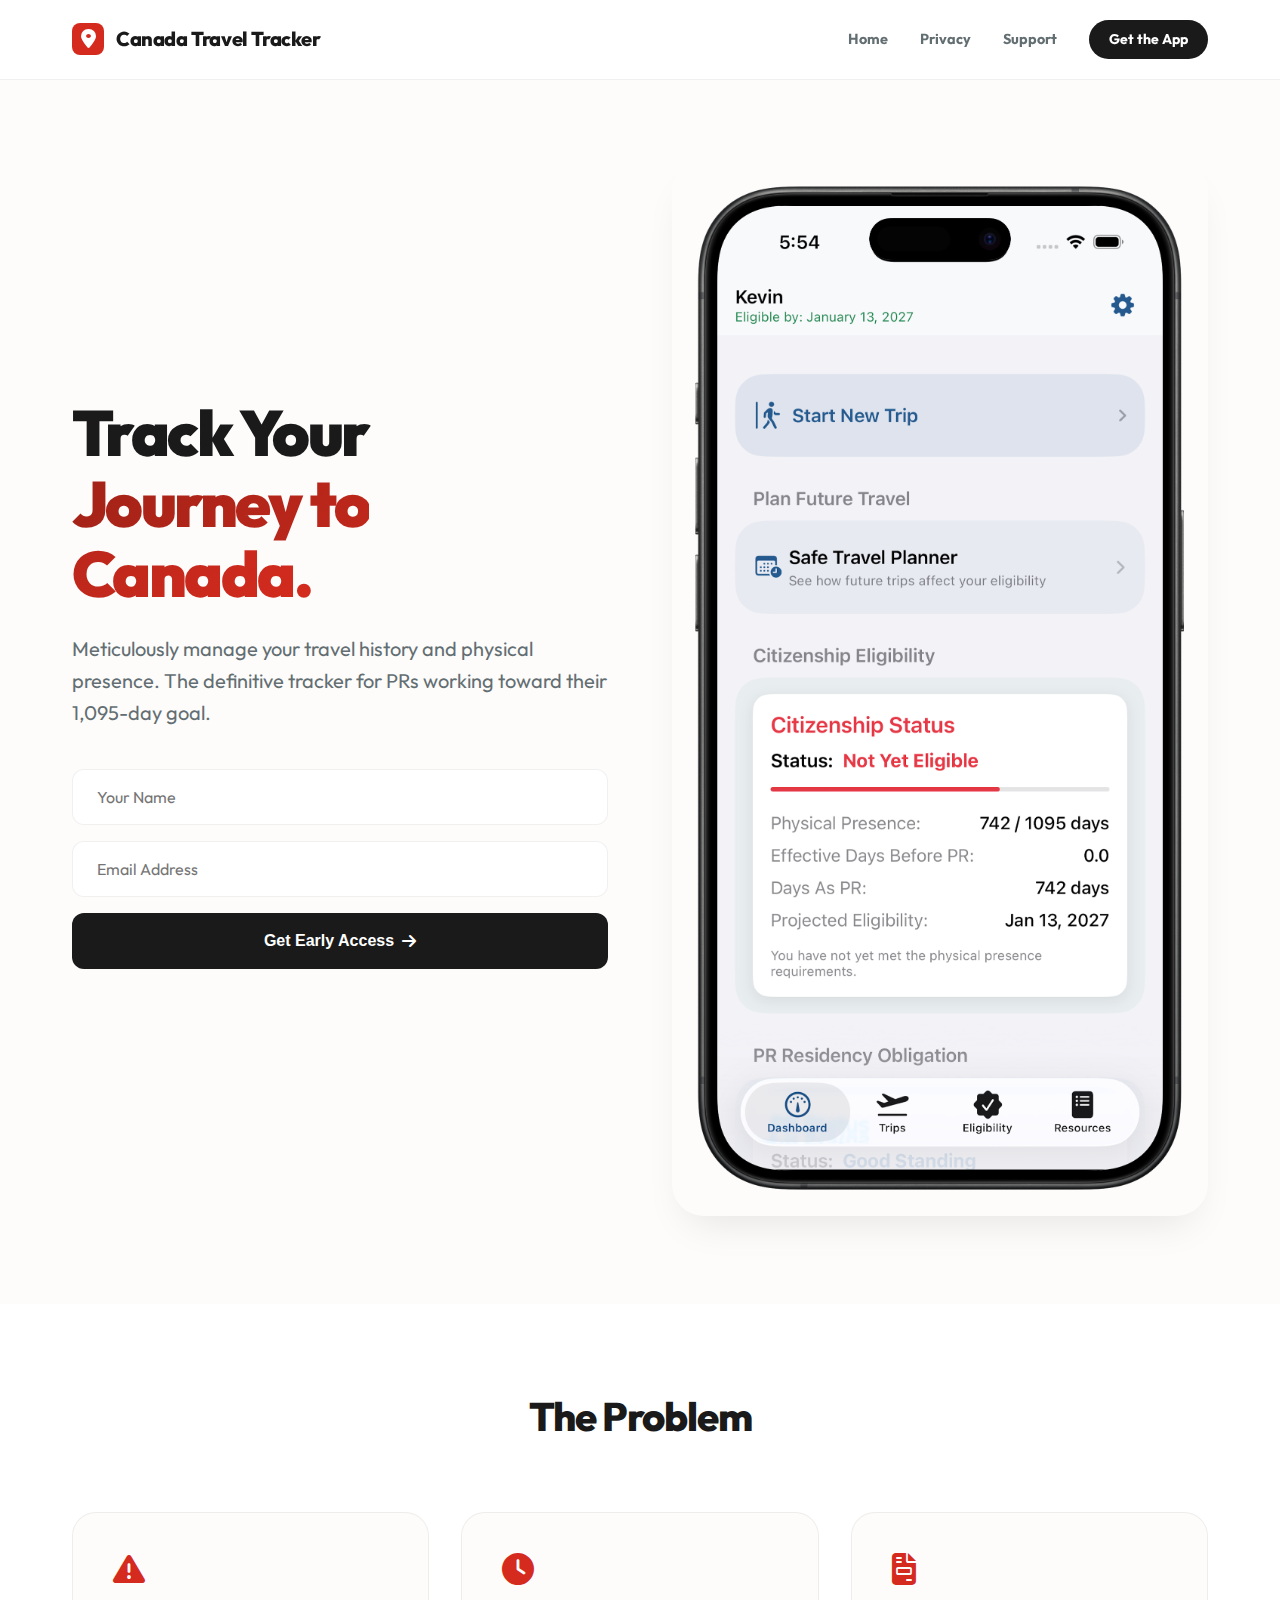
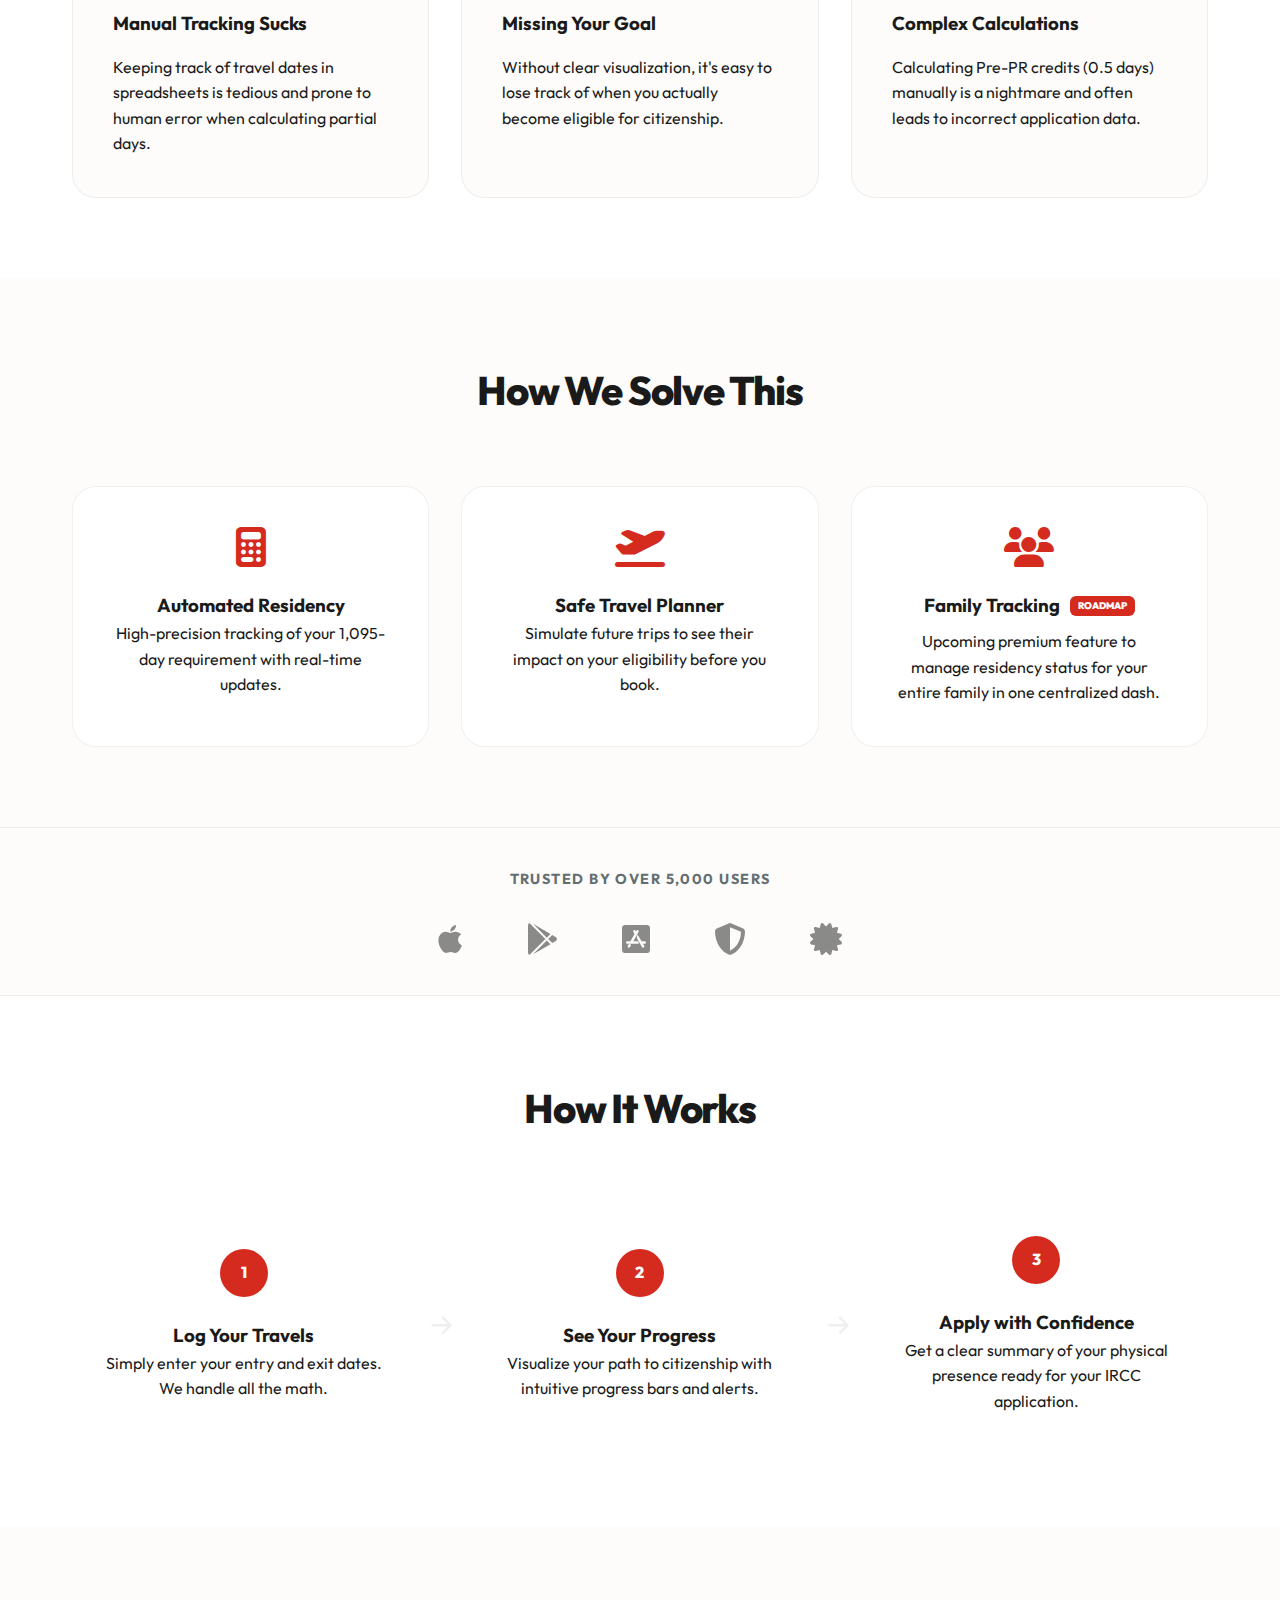
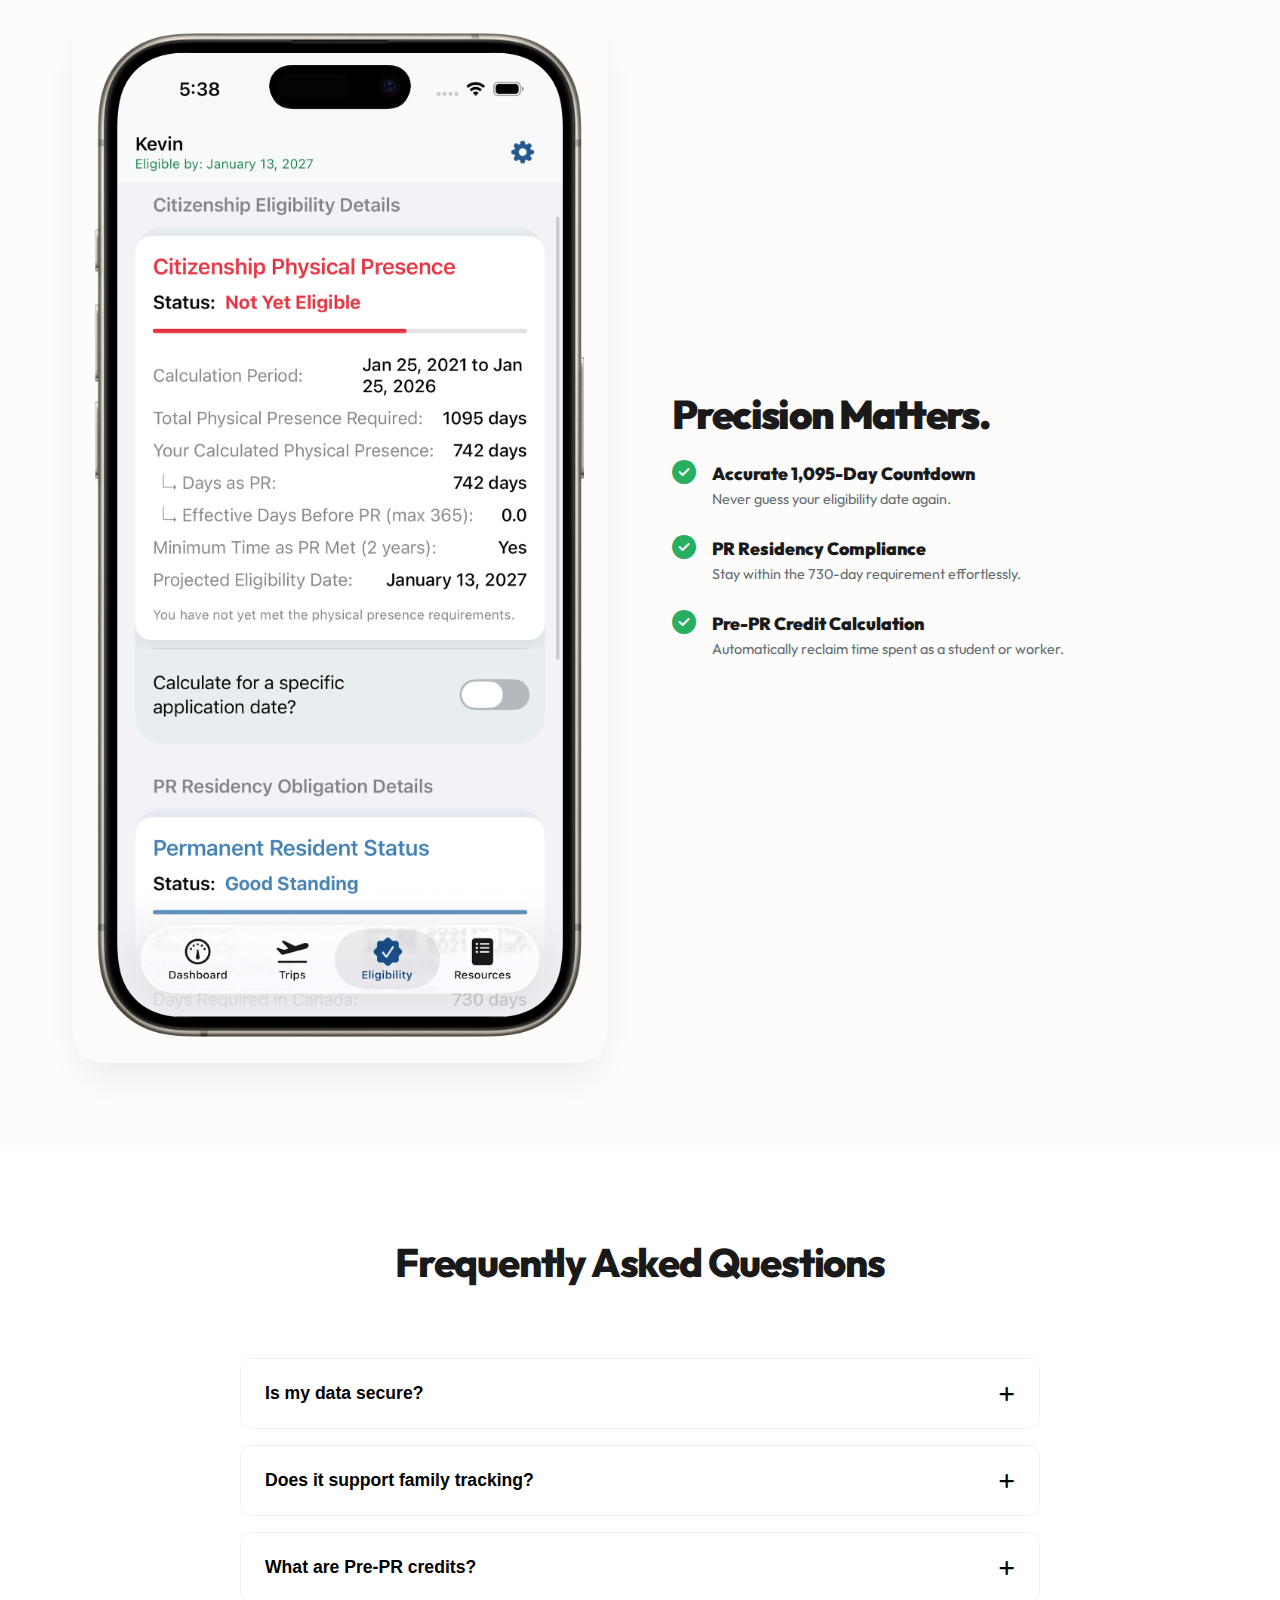
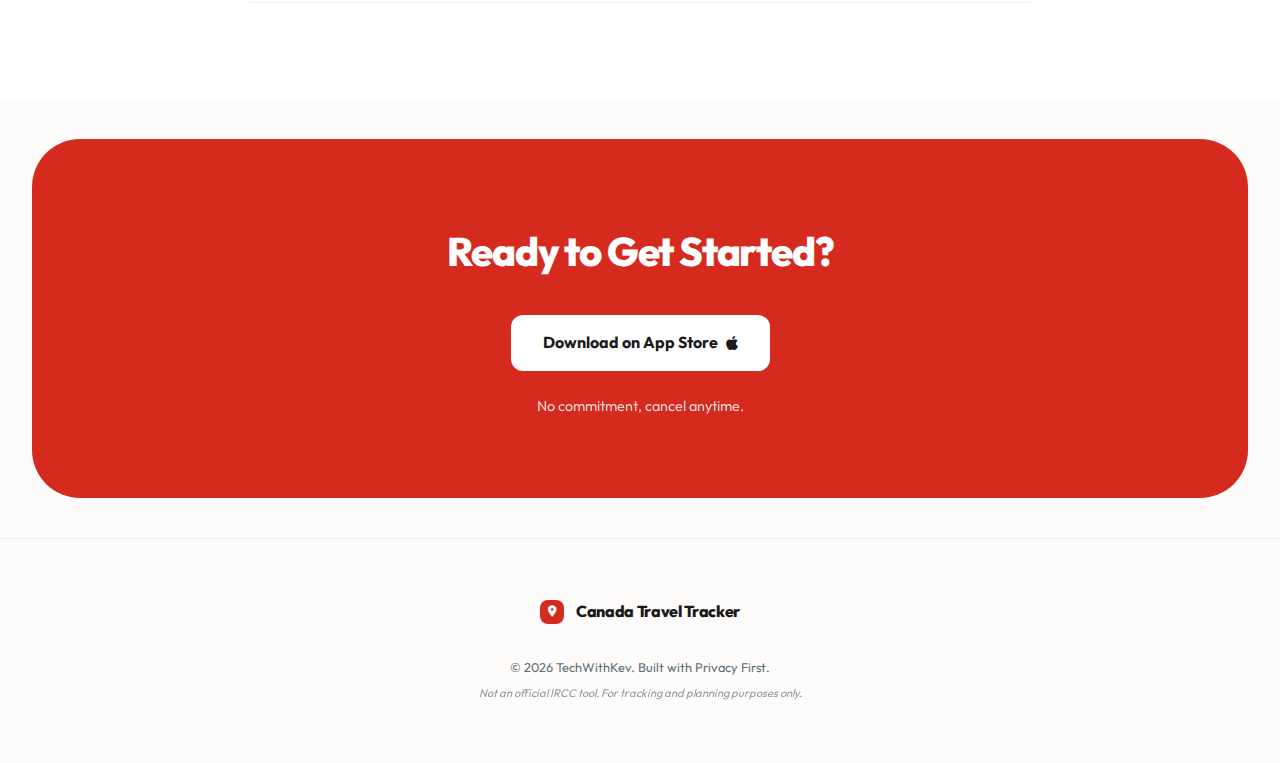
<file: index.html>
<!DOCTYPE html>
<html lang="en">

<head>
    <meta charset="UTF-8">
    <meta name="viewport" content="width=device-width, initial-scale=1.0">
    <title>Canada Travel Tracker - Your Path to Canadian Citizenship</title>
    <meta name="description"
        content="Meticulously track your physical presence in Canada. The definitive tool for Permanent Residents to monitor 1,095-day citizenship eligibility and PR obligations.">

    <!-- Fonts -->
    <link rel="preconnect" href="https://fonts.googleapis.com">
    <link rel="preconnect" href="https://fonts.gstatic.com" crossorigin>
    <link href="https://fonts.googleapis.com/css2?family=Outfit:wght@400;600;700;800;900&display=swap" rel="stylesheet">

    <!-- Icons -->
    <link rel="stylesheet" href="https://cdnjs.cloudflare.com/ajax/libs/font-awesome/6.4.0/css/all.min.css">

    <!-- Styles -->
    <link rel="stylesheet" href="index.css">
</head>

<body>

    <header>
        <div class="container">
            <a href="#" class="logo">
                <div class="logo-icon">
                    <i class="fas fa-map-marker-alt"></i>
                </div>
                Canada Travel Tracker
            </a>
            <div class="nav-links">
                <a href="index.html" class="nav-link">Home</a>
                <a href="privacy.html" class="nav-link">Privacy</a>
                <a href="support.html" class="nav-link">Support</a>
                <a href="index.html#download" id="nav-cta-button"
                    class="bg-charcoal text-white px-4 md:px-5 py-2 rounded-full text-xs md:text-sm font-bold hover:bg-black transition-all">
                    Get the App
                </a>
            </div>
        </div>
    </header>

    <section class="hero animate">
        <div class="container">
            <div class="hero-content">
                <h1 class="hero-headline">Track Your <br><span class="gradient-text">Journey to Canada.</span></h1>
                <p class="hero-subheading">Meticulously manage your travel history and physical presence. The definitive
                    tracker for PRs working toward their 1,095-day goal.</p>

                <form class="hero-form" id="hero-form" action="https://formspree.io/f/mgolkllq" method="POST">
                    <div class="input-group">
                        <input type="text" name="name" placeholder="Your Name" required>
                    </div>
                    <div class="input-group">
                        <input type="email" name="email" placeholder="Email Address" required>
                    </div>
                    <button type="submit" class="cta-button" id="hero-submit-btn">
                        Get Early Access <i class="fas fa-arrow-right"></i>
                    </button>
                    <div id="hero-status"
                        style="display: none; font-size: 0.9rem; font-weight: 700; color: #27AE60; margin-top: 1rem;">
                    </div>
                </form>
            </div>
            <div class="hero-image">
                <img src="assets/images/hero_mockup-portrait.png" alt="Canada Travel Tracker Dashboard Mockup">
            </div>
        </div>
    </section>

    <section class="the-problem bg-white animate">
        <div class="container">
            <div class="section-header">
                <h2 class="section-title">The Problem</h2>
            </div>
            <div class="problem-grid">
                <div class="pain-point">
                    <i class="fas fa-exclamation-triangle"></i>
                    <h3>Manual Tracking Sucks</h3>
                    <p>Keeping track of travel dates in spreadsheets is tedious and prone to human error when
                        calculating partial days.</p>
                </div>
                <div class="pain-point">
                    <i class="fas fa-clock"></i>
                    <h3>Missing Your Goal</h3>
                    <p>Without clear visualization, it's easy to lose track of when you actually become eligible for
                        citizenship.</p>
                </div>
                <div class="pain-point">
                    <i class="fas fa-file-invoice"></i>
                    <h3>Complex Calculations</h3>
                    <p>Calculating Pre-PR credits (0.5 days) manually is a nightmare and often leads to incorrect
                        application data.</p>
                </div>
            </div>
        </div>
    </section>

    <section class="how-it-solves animate">
        <div class="container">
            <div class="section-header">
                <h2 class="section-title">How We Solve This</h2>
            </div>
            <div class="solve-grid">
                <div class="feature-box">
                    <i class="fas fa-calculator"></i>
                    <h3>Automated Residency</h3>
                    <p>High-precision tracking of your 1,095-day requirement with real-time updates.</p>
                </div>
                <div class="feature-box">
                    <i class="fas fa-plane-departure"></i>
                    <h3>Safe Travel Planner</h3>
                    <p>Simulate future trips to see their impact on your eligibility before you book.</p>
                </div>
                <div class="feature-box">
                    <i class="fas fa-users"></i>
                    <div
                        style="display: flex; align-items: center; justify-content: center; gap: 0.6rem; margin-bottom: 0.5rem;">
                        <h3 style="margin-bottom: 0;">Family Tracking</h3>
                        <span
                            style="font-size: 0.6rem; background: var(--primary); color: white; padding: 2px 8px; border-radius: 6px; font-weight: 900; text-transform: uppercase;">Roadmap</span>
                    </div>
                    <p>Upcoming premium feature to manage residency status for your entire family in one centralized
                        dash.</p>
                </div>
            </div>
        </div>
    </section>

    <div class="trusted-by">
        <div class="container">
            <p>Trusted by over 5,000 users</p>
            <div class="logo-cloud">
                <i class="fab fa-apple"></i>
                <i class="fab fa-google-play"></i>
                <i class="fab fa-app-store-ios"></i>
                <i class="fas fa-shield-halved"></i>
                <i class="fas fa-certificate"></i>
            </div>
        </div>
    </div>

    <section class="how-it-works bg-white animate">
        <div class="container">
            <div class="section-header">
                <h2 class="section-title">How It Works</h2>
            </div>
            <div class="how-it-works-grid">
                <div class="step">
                    <div class="step-number">1</div>
                    <h3>Log Your Travels</h3>
                    <p>Simply enter your entry and exit dates. We handle all the math.</p>
                </div>
                <div class="step-connector">
                    <i class="fas fa-arrow-right"></i>
                </div>
                <div class="step">
                    <div class="step-number">2</div>
                    <h3>See Your Progress</h3>
                    <p>Visualize your path to citizenship with intuitive progress bars and alerts.</p>
                </div>
                <div class="step-connector">
                    <i class="fas fa-arrow-right"></i>
                </div>
                <div class="step">
                    <div class="step-number">3</div>
                    <h3>Apply with Confidence</h3>
                    <p>Get a clear summary of your physical presence ready for your IRCC application.</p>
                </div>
            </div>
        </div>
    </section>

    <section class="feature-detail animate">
        <div class="container">
            <div class="detail-image">
                <img src="assets/images/mockup_eligibility-portrait.png" alt="Safe Travel Planner Mockup">
            </div>
            <div class="detail-content">
                <h2 class="hero-headline" style="font-size: 2.5rem;">Precision Matters.</h2>
                <ul class="benefits-list">
                    <li class="benefit-item">
                        <i class="fas fa-check-circle"></i>
                        <div>
                            <strong>Accurate 1,095-Day Countdown</strong>
                            <p style="font-size: 0.9rem; color: var(--text-muted); font-weight: normal;">Never guess
                                your eligibility date again.</p>
                        </div>
                    </li>
                    <li class="benefit-item">
                        <i class="fas fa-check-circle"></i>
                        <div>
                            <strong>PR Residency Compliance</strong>
                            <p style="font-size: 0.9rem; color: var(--text-muted); font-weight: normal;">Stay within the
                                730-day requirement effortlessly.</p>
                        </div>
                    </li>
                    <li class="benefit-item">
                        <i class="fas fa-check-circle"></i>
                        <div>
                            <strong>Pre-PR Credit Calculation</strong>
                            <p style="font-size: 0.9rem; color: var(--text-muted); font-weight: normal;">Automatically
                                reclaim time spent as a student or worker.</p>
                        </div>
                    </li>
                </ul>
            </div>
        </div>
    </section>

    <section class="faq bg-white animate">
        <div class="container">
            <div class="section-header">
                <h2 class="section-title">Frequently Asked Questions</h2>
            </div>
            <div class="faq-list">
                <div class="faq-item">
                    <button class="faq-question">Is my data secure? <i class="fas fa-plus"></i></button>
                    <div class="faq-answer">
                        Yes. All your data is stored locally on your device using SwiftData. We never upload your
                        personal travel history to our servers.
                    </div>
                </div>
                <div class="faq-item">
                    <button class="faq-question">Does it support family tracking? <i class="fas fa-plus"></i></button>
                    <div class="faq-answer">
                        Family tracking is currently on our product roadmap as a premium feature. We are working on
                        multi-profile support to allow you to track your entire family's residency status within the
                        same app.
                    </div>
                </div>
                <div class="faq-item">
                    <button class="faq-question">What are Pre-PR credits? <i class="fas fa-plus"></i></button>
                    <div class="faq-answer">
                        If you spent time in Canada as a student or worker before becoming a PR, those days can count as
                        half-days toward your citizenship requirement.
                    </div>
                </div>
            </div>
        </div>
    </section>

    <section class="final-cta">
        <div class="container">
            <h2 class="section-title" style="color: white; margin-bottom: 2rem;">Ready to Get Started?</h2>
            <a href="#" class="cta-button">Download on App Store <i class="fab fa-apple"></i></a>
            <p style="margin-top: 1.5rem; font-size: 0.9rem; opacity: 0.8;">No commitment, cancel anytime.</p>
        </div>
    </section>

    <footer>
        <div class="container" style="justify-content: center; gap: 1rem; flex-wrap: wrap;">
            <a href="#" class="logo" style="font-size: 1rem;">
                <div class="logo-icon" style="width: 24px; height: 24px;">
                    <i class="fas fa-map-marker-alt" style="font-size: 0.7rem;"></i>
                </div>
                Canada Travel Tracker
            </a>
        </div>
        <div class="container"
            style="margin-top: 2rem; justify-content: center; flex-direction: column; align-items: center; gap: 0.5rem;">
            <p style="font-size: 0.8rem; color: var(--text-muted);">© 2026 TechWithKev. Built with Privacy First.</p>
            <p style="font-size: 0.7rem; color: var(--text-muted); opacity: 0.7; font-style: italic;">Not an official
                IRCC tool. For tracking and planning purposes only.</p>
        </div>
    </footer>

    <script>
        // FAQ Accordion
        document.querySelectorAll('.faq-question').forEach(button => {
            button.addEventListener('click', () => {
                const faqItem = button.parentElement;
                faqItem.classList.toggle('active');

                const icon = button.querySelector('i');
                if (faqItem.classList.contains('active')) {
                    icon.className = 'fas fa-minus';
                } else {
                    icon.className = 'fas fa-plus';
                }
            });
        });

        // Hero Form Submission
        const heroForm = document.getElementById("hero-form");
        const heroStatus = document.getElementById("hero-status");
        const heroBtn = document.getElementById("hero-submit-btn");

        async function handleHeroSubmit(event) {
            event.preventDefault();
            heroBtn.disabled = true;
            heroBtn.innerHTML = 'Sending... <i class="fas fa-circle-notch fa-spin"></i>';

            const data = new FormData(event.target);
            fetch(event.target.action, {
                method: heroForm.method,
                body: data,
                headers: { 'Accept': 'application/json' }
            }).then(response => {
                if (response.ok) {
                    heroStatus.innerHTML = "Success! We'll keep you updated.";
                    heroStatus.style.display = "block";
                    heroForm.reset();
                    heroBtn.style.display = "none";
                } else {
                    heroStatus.innerHTML = "Oops! Something went wrong.";
                    heroStatus.style.color = "#D52B1E";
                    heroStatus.style.display = "block";
                    heroBtn.disabled = false;
                    heroBtn.innerHTML = 'Get Early Access <i class="fas fa-arrow-right"></i>';
                }
            }).catch(error => {
                heroStatus.innerHTML = "Oops! Something went wrong.";
                heroStatus.style.color = "#D52B1E";
                heroStatus.style.display = "block";
                heroBtn.disabled = false;
                heroBtn.innerHTML = 'Get Early Access <i class="fas fa-arrow-right"></i>';
            });
        }
        if (heroForm) heroForm.addEventListener("submit", handleHeroSubmit);
    </script>
</body>

</html>
</file>
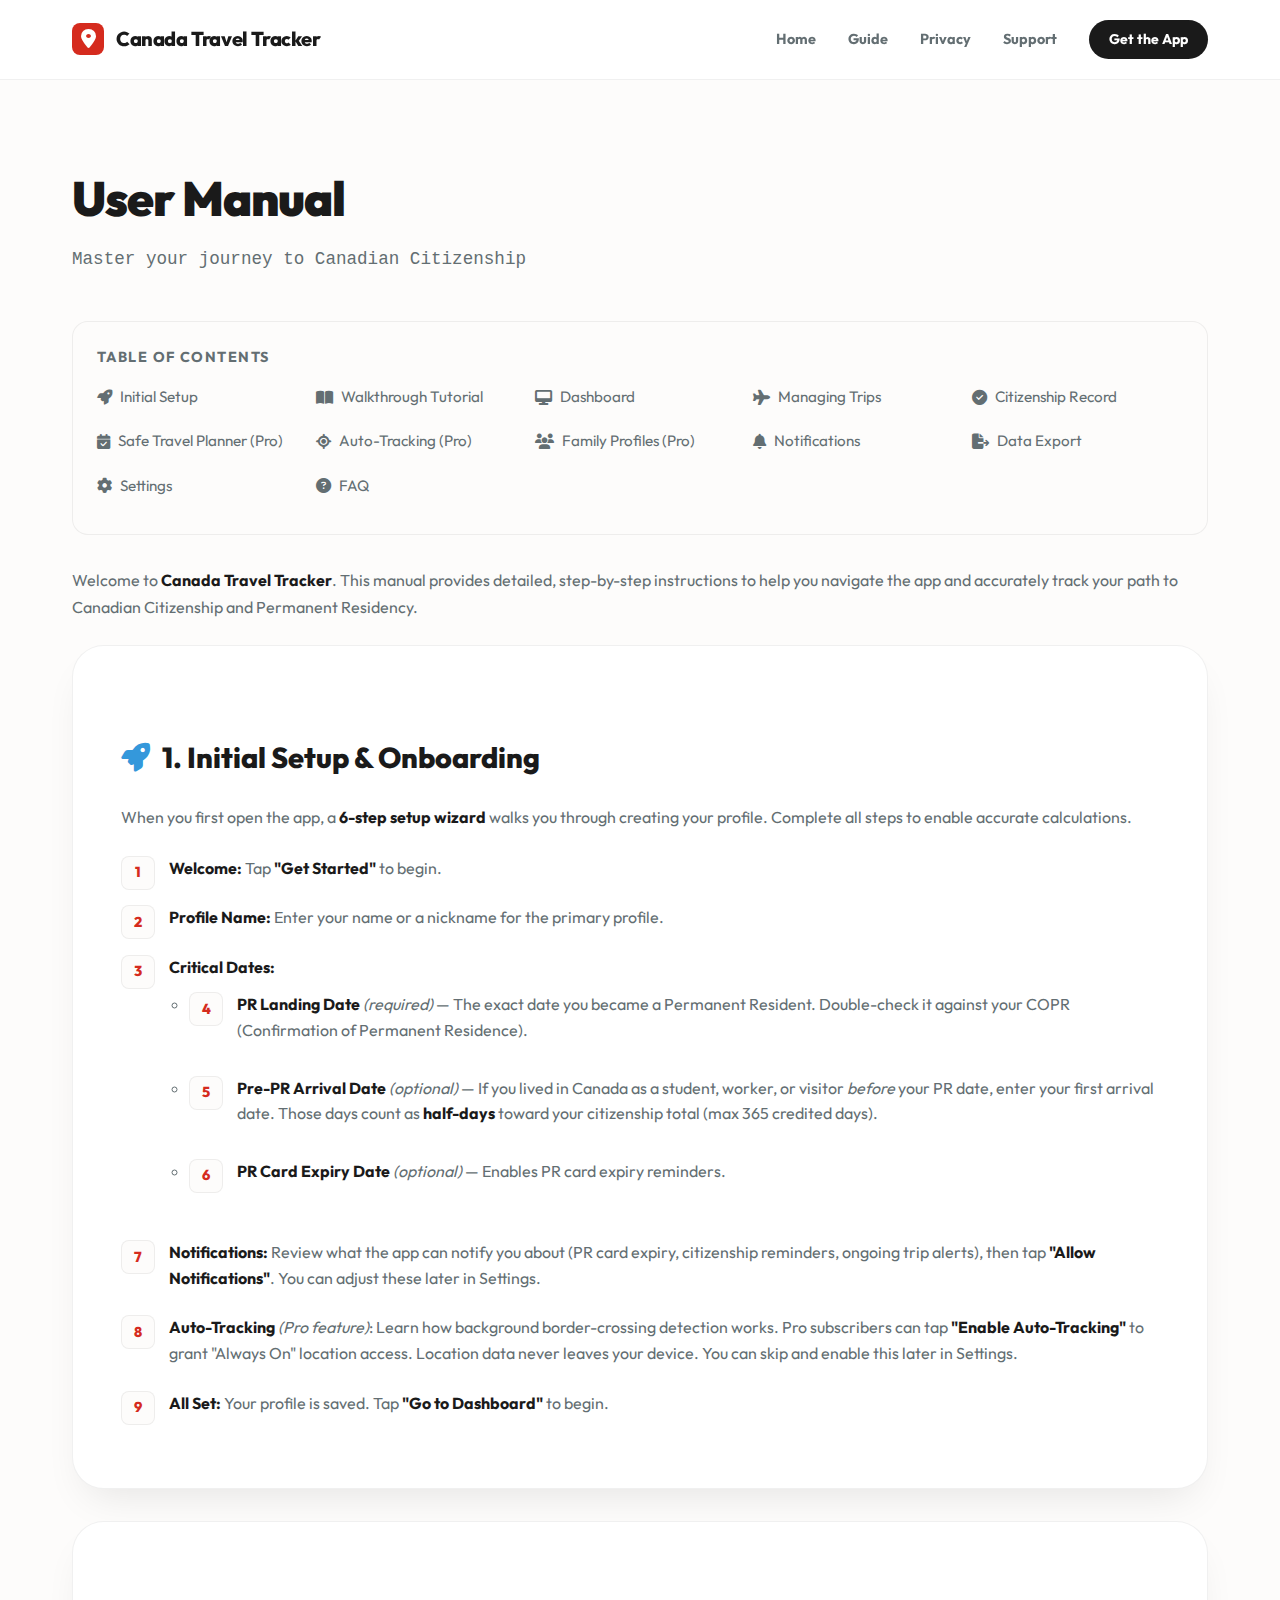
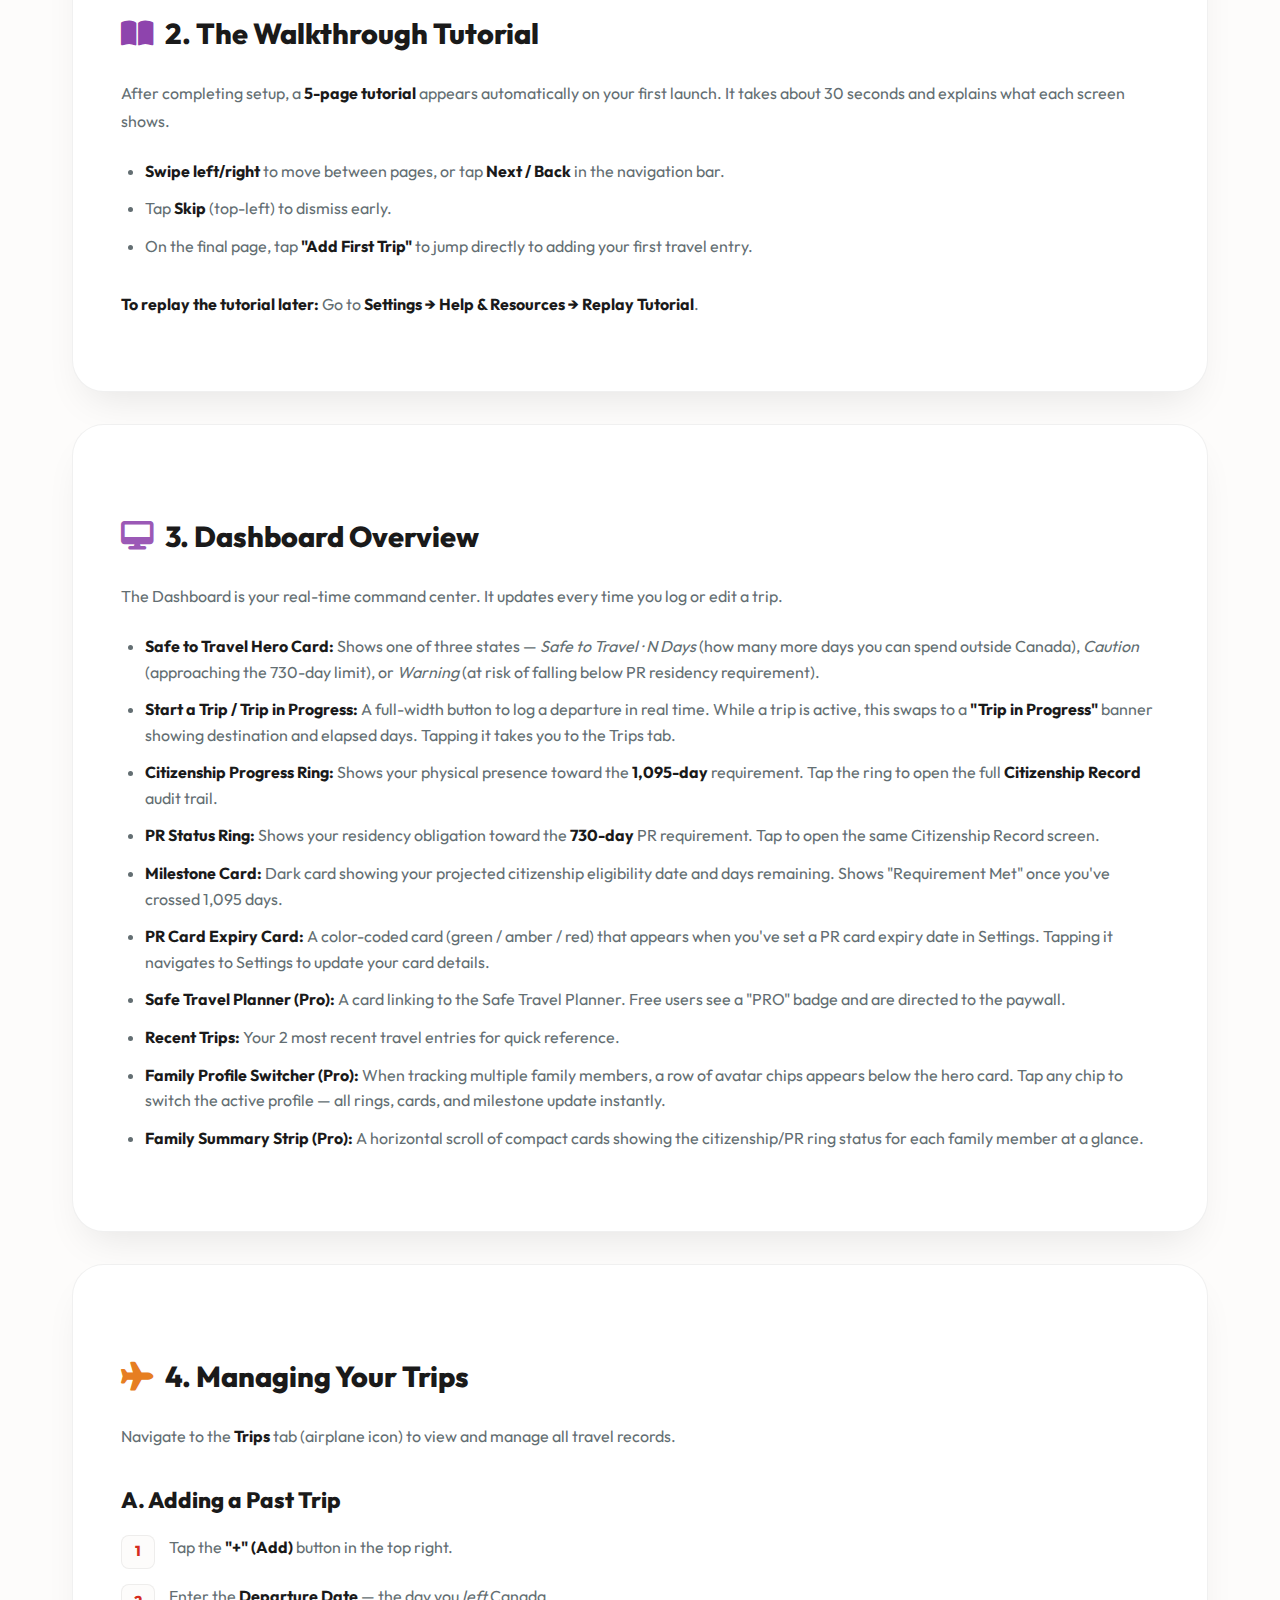
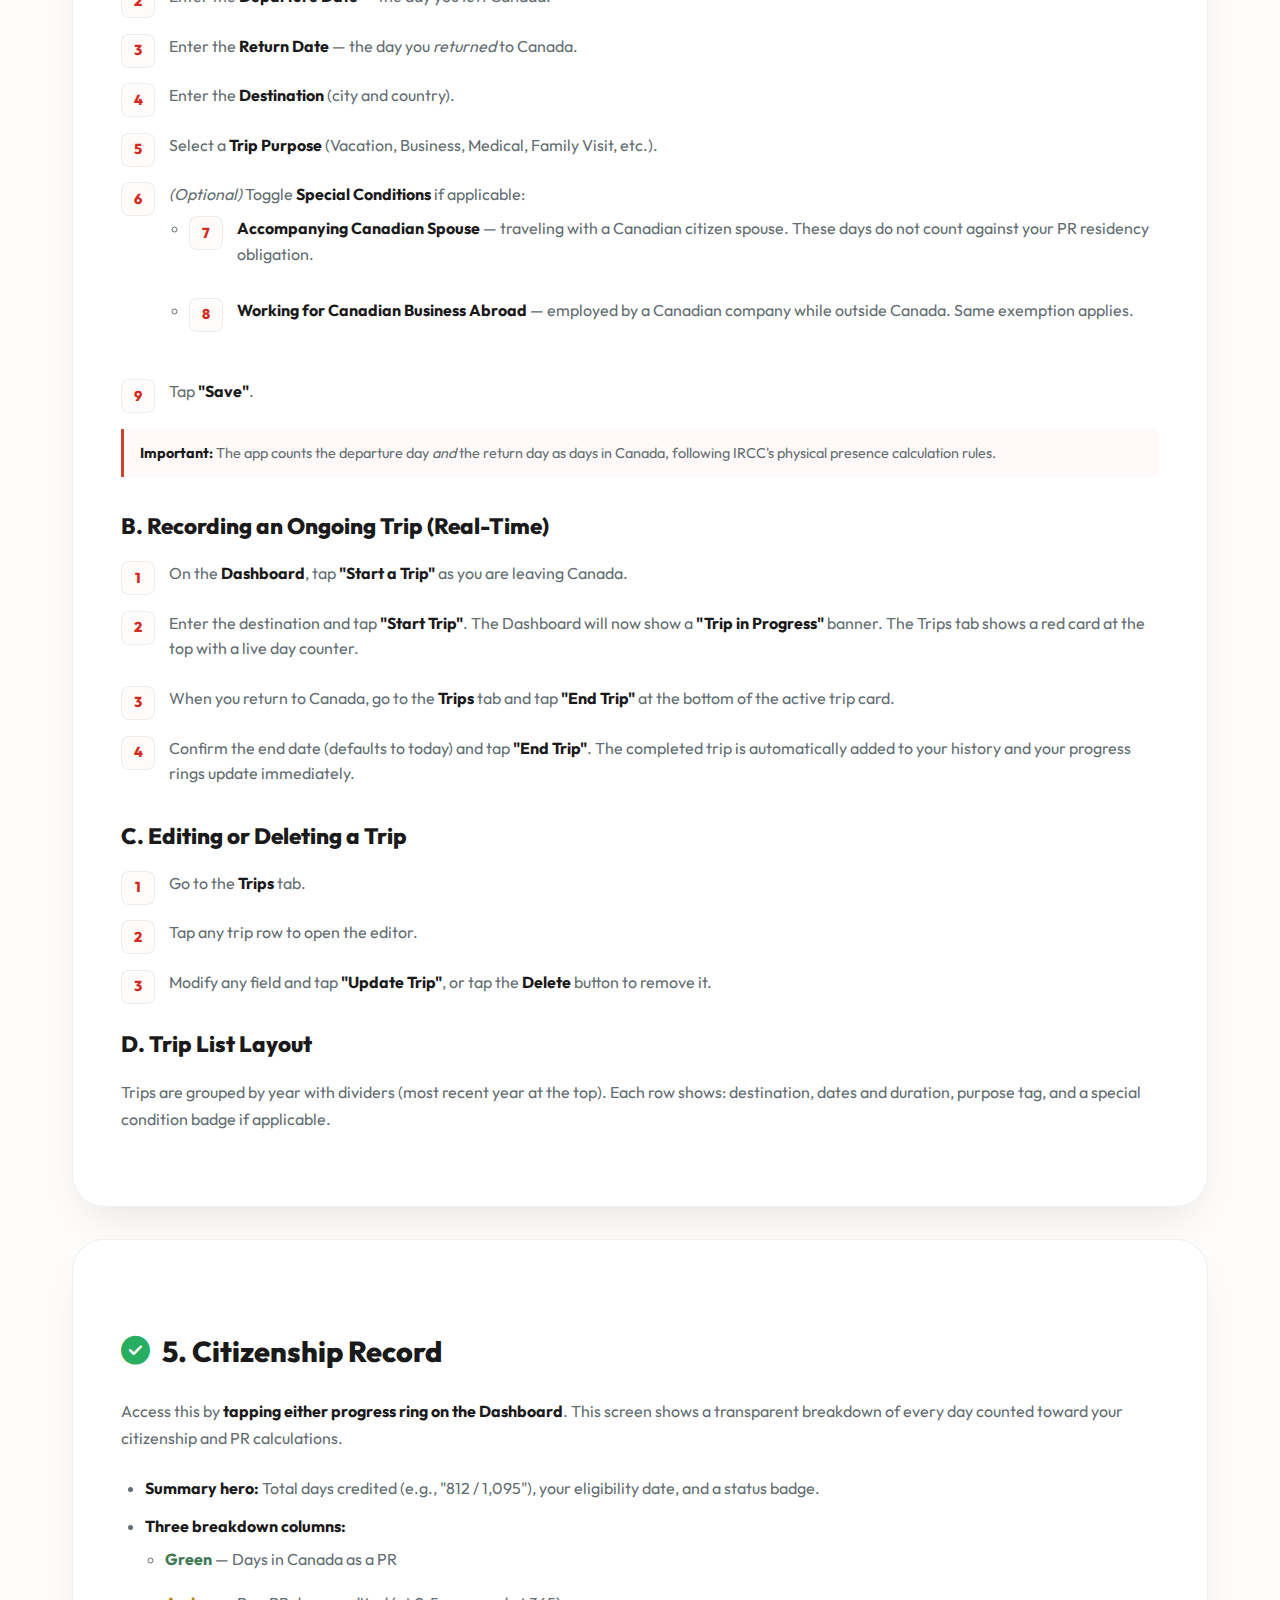
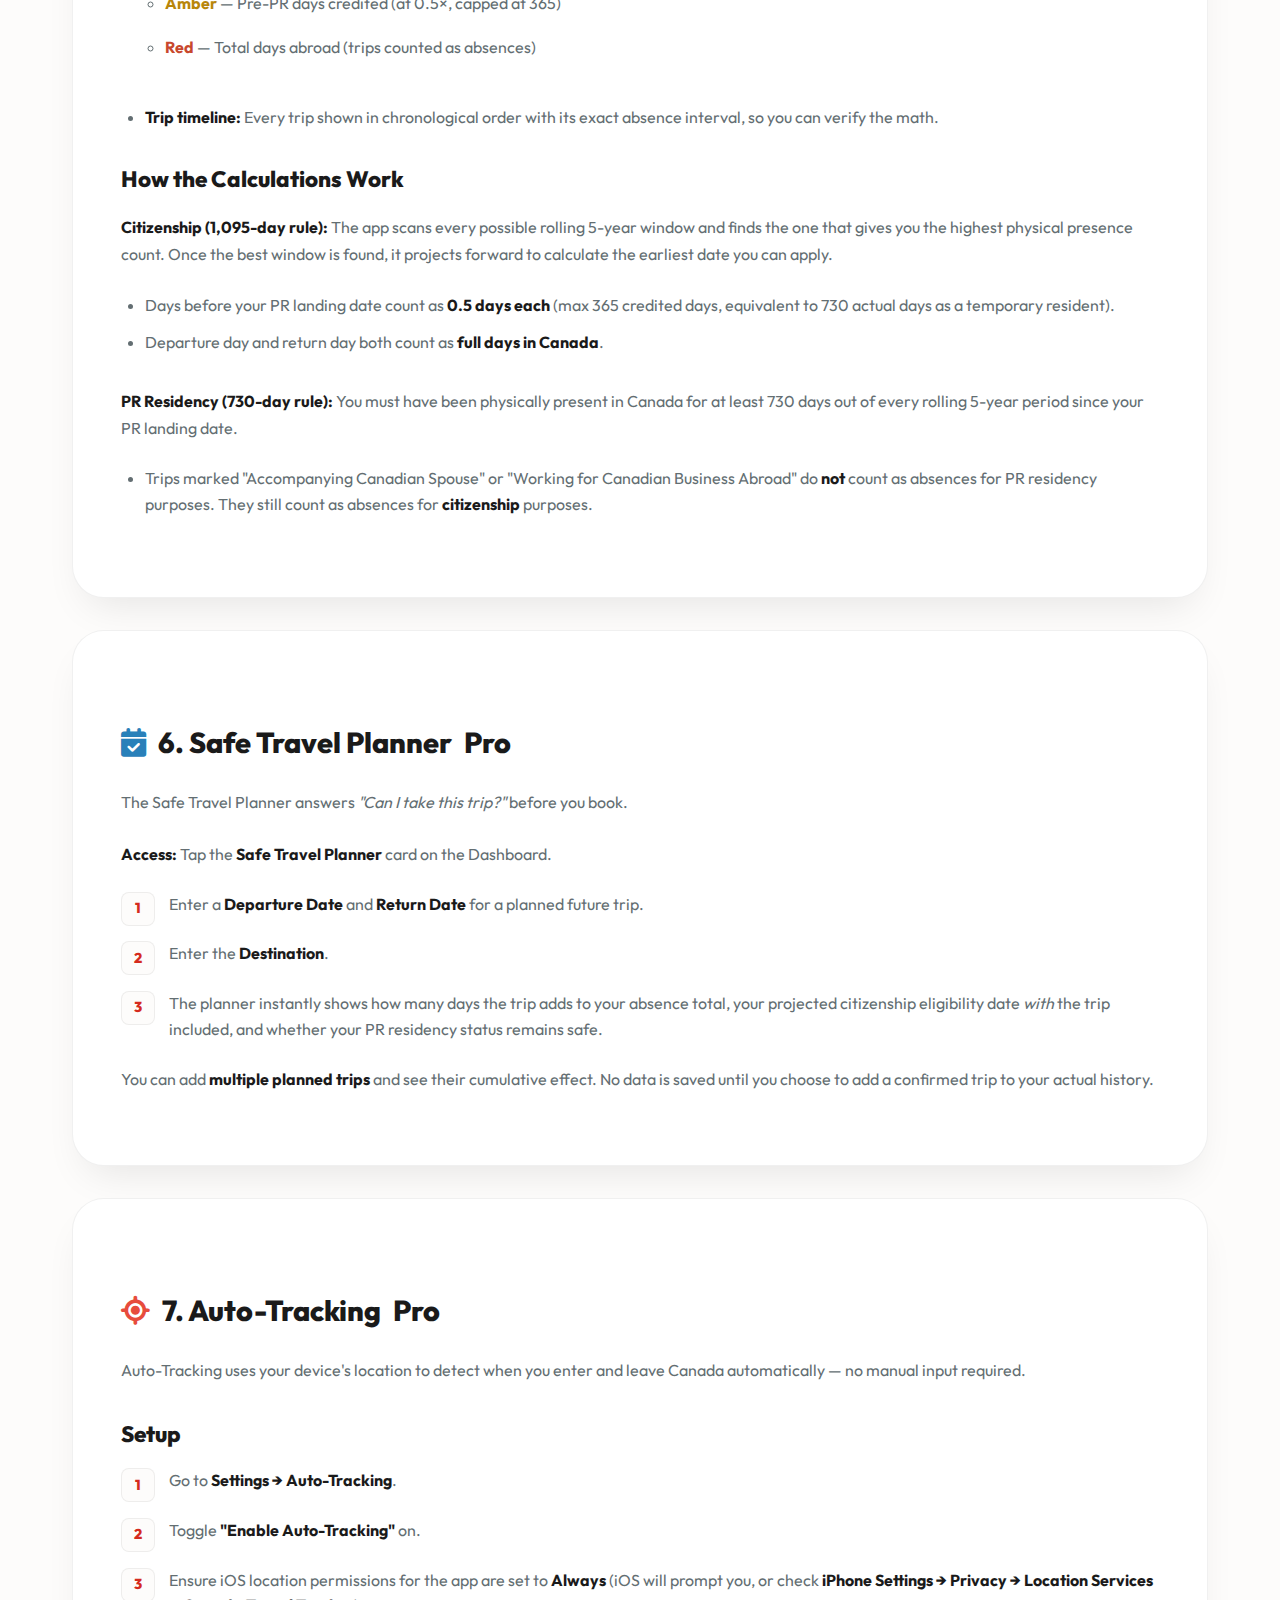
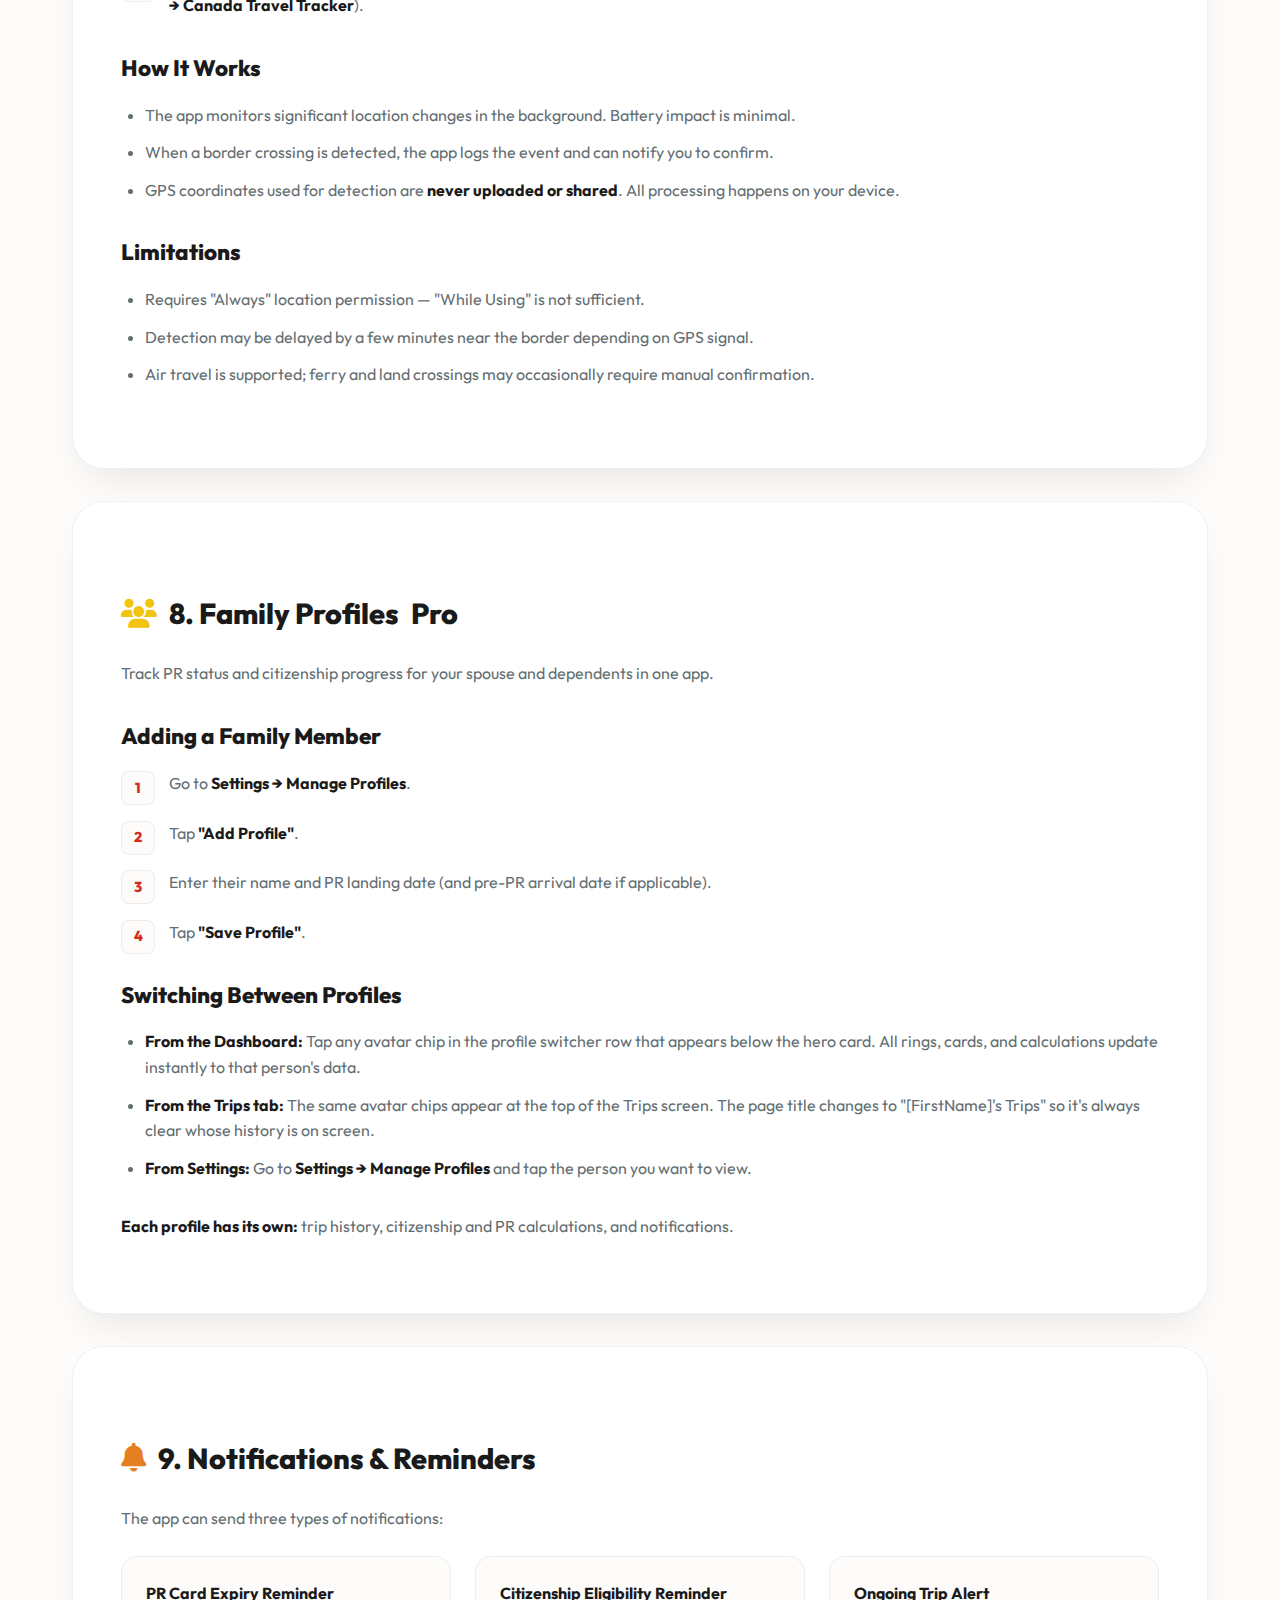
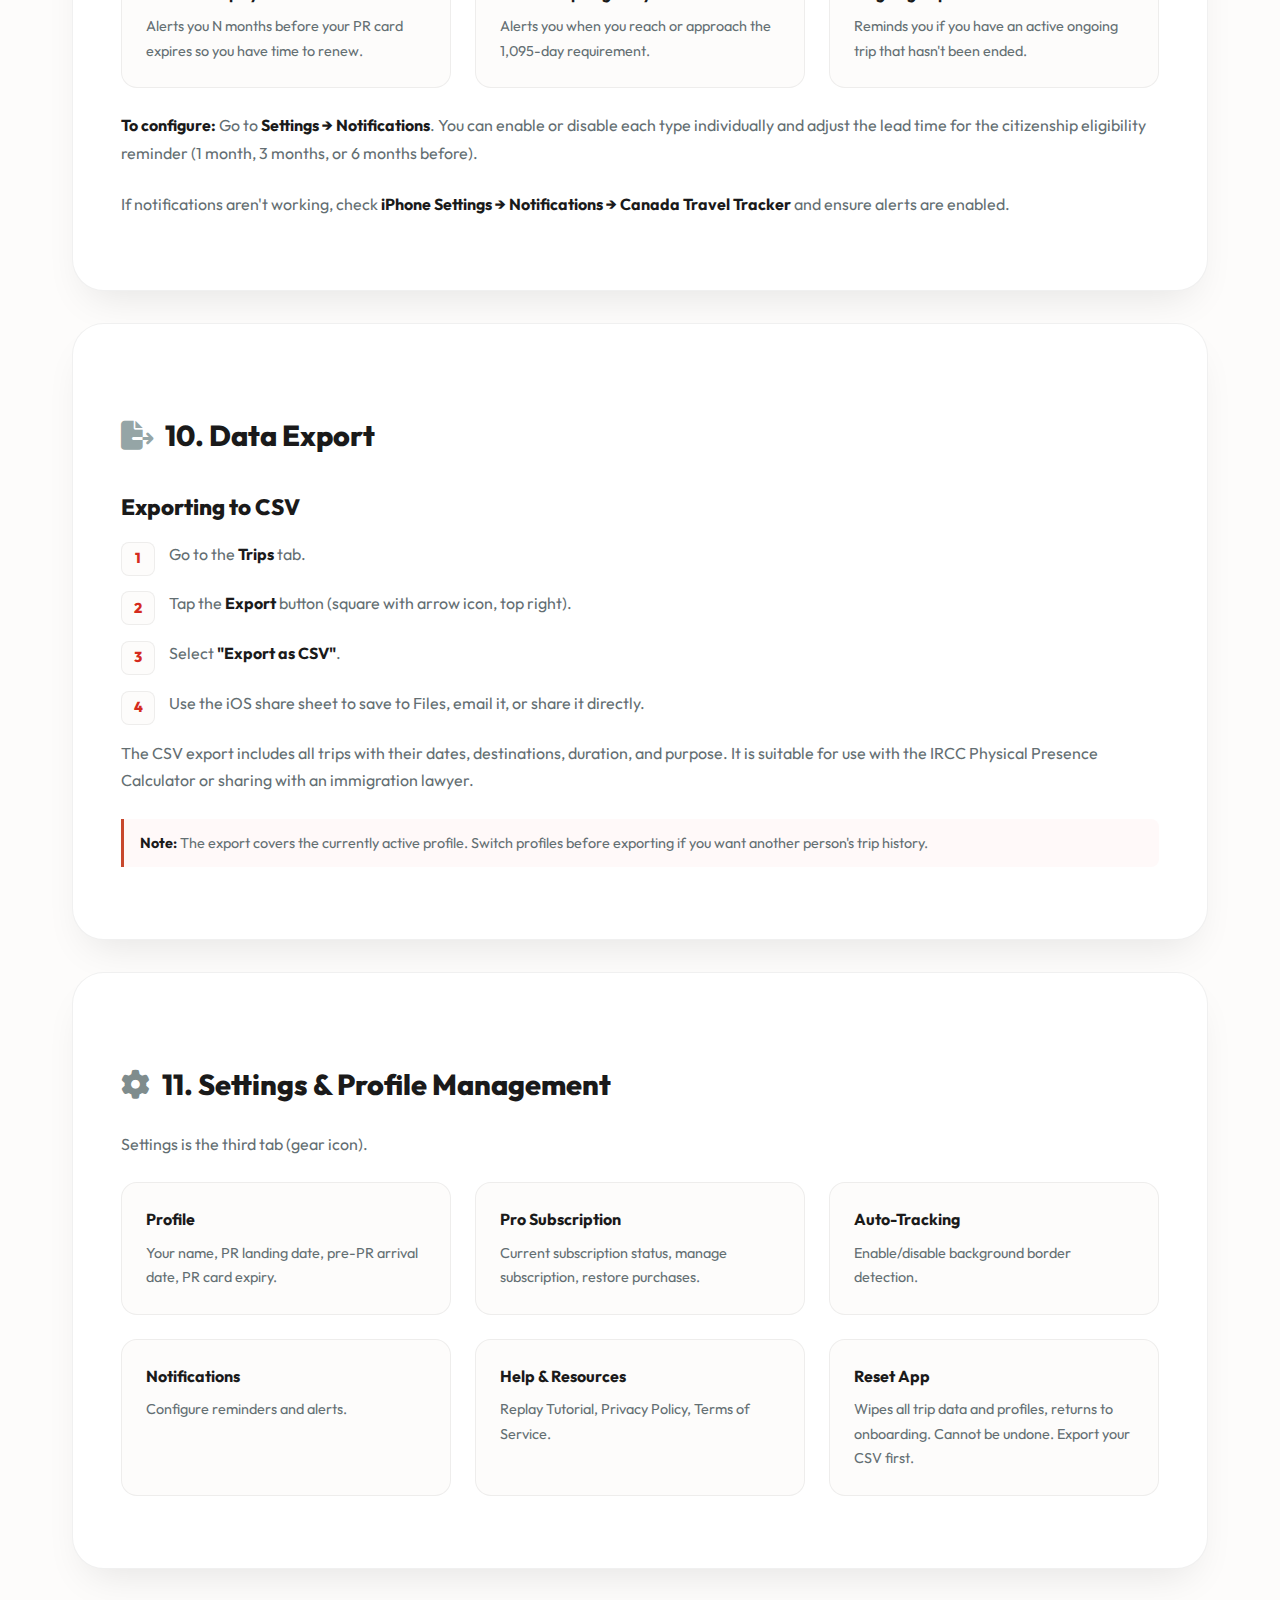
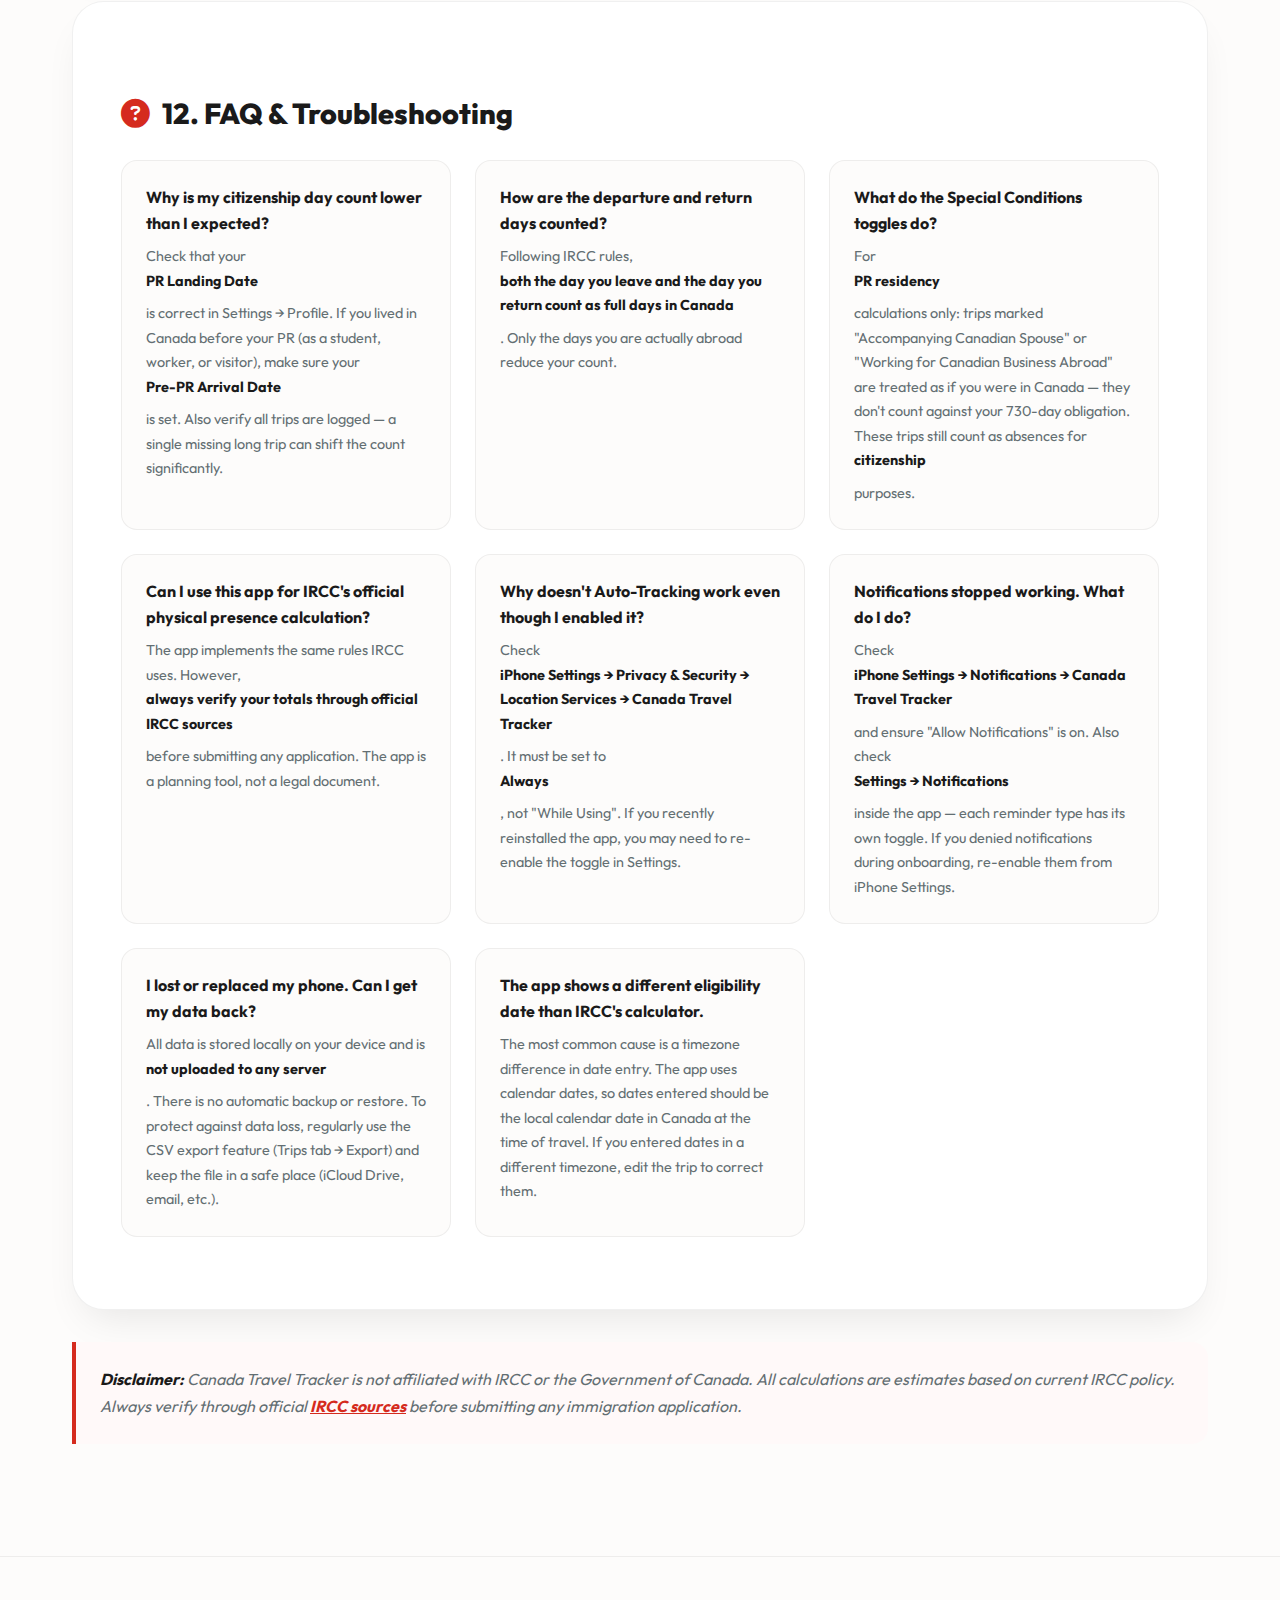
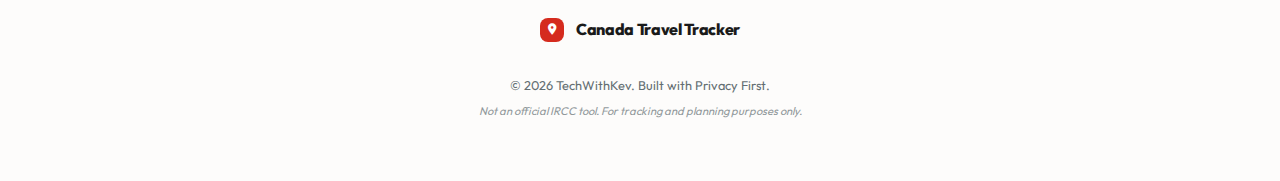
<file: guide.html>
<!DOCTYPE html>
<html lang="en">

<head>
    <meta charset="UTF-8">
    <meta name="viewport" content="width=device-width, initial-scale=1.0">
    <title>User Guide - Canada Travel Tracker</title>
    <meta name="description"
        content="Complete user manual for Canada Travel Tracker. Learn how to track your residency obligation, manage trips, and plan your path to Canadian citizenship.">

    <!-- Fonts -->
    <link rel="preconnect" href="https://fonts.googleapis.com">
    <link rel="preconnect" href="https://fonts.gstatic.com" crossorigin>
    <link href="https://fonts.googleapis.com/css2?family=Outfit:wght@400;600;700;800;900&display=swap" rel="stylesheet">

    <!-- Icons -->
    <link rel="stylesheet" href="https://cdnjs.cloudflare.com/ajax/libs/font-awesome/6.4.0/css/all.min.css">

    <!-- Styles -->
    <link rel="stylesheet" href="index.css">
    <style>
        .guide-nav {
            background: var(--bg);
            padding: 1.5rem;
            border-radius: 1rem;
            border: 1px solid var(--border);
            margin-bottom: 2rem;
        }

        .guide-nav h4 {
            margin-bottom: 1rem;
            font-size: 0.9rem;
            text-transform: uppercase;
            letter-spacing: 0.1em;
            color: var(--text-muted);
        }

        .guide-nav ul {
            list-style: none;
            padding-left: 0;
            margin-bottom: 0;
            display: grid;
            grid-template-columns: repeat(auto-fit, minmax(200px, 1fr));
            gap: 0.5rem;
        }

        .guide-nav a {
            text-decoration: none;
            color: var(--text-muted);
            font-size: 0.95rem;
            transition: color 0.2s;
            display: flex;
            align-items: center;
            gap: 0.5rem;
        }

        .guide-nav a:hover {
            color: var(--primary);
        }

        .step-list {
            list-style: none;
            padding-left: 0;
            counter-reset: step-counter;
        }

        .step-list li {
            position: relative;
            padding-left: 3rem;
            margin-bottom: 1.5rem;
            color: var(--text-muted);
        }

        .step-list li::before {
            counter-increment: step-counter;
            content: counter(step-counter);
            position: absolute;
            left: 0;
            top: 0;
            width: 2rem;
            height: 2rem;
            background: var(--bg);
            border: 1px solid var(--border);
            border-radius: 0.5rem;
            display: flex;
            align-items: center;
            justify-content: center;
            font-weight: 800;
            color: var(--primary);
            font-size: 0.9rem;
        }

        .highlight-box {
            background: #FFF9F9;
            border-left: 4px solid var(--primary);
            padding: 1.5rem;
            border-radius: 0 1rem 1rem 0;
            margin: 2rem 0;
        }

        .highlight-box p {
            margin-bottom: 0;
            font-style: italic;
        }
    </style>
</head>

<body>

    <header>
        <div class="container">
            <a href="index.html" class="logo">
                <div class="logo-icon">
                    <i class="fas fa-map-marker-alt"></i>
                </div>
                Canada Travel Tracker
            </a>
            <div class="nav-links">
                <a href="index.html" class="nav-link">Home</a>
                <a href="guide.html" class="nav-link">Guide</a>
                <a href="privacy.html" class="nav-link">Privacy</a>
                <a href="support.html" class="nav-link">Support</a>
                <a href="index.html#download" id="nav-cta-button"
                    class="bg-charcoal text-white px-4 md:px-5 py-2 rounded-full text-xs md:text-sm font-bold hover:bg-black transition-all">
                    Get the App
                </a>
            </div>
        </div>
    </header>

    <div style="height: 80px;"></div>

    <main>
        <section class="content-section">
            <div class="container">
                <h1 class="content-title">User Manual</h1>
                <p class="content-subtitle">Master your journey to Canadian Citizenship</p>

                <div class="content-area">
                    <div class="guide-nav">
                        <h4>Table of Contents</h4>
                        <ul>
                            <li><a href="#setup"><i class="fas fa-rocket"></i> Initial Setup</a></li>
                            <li><a href="#walkthrough"><i class="fas fa-book-open"></i> Walkthrough Tutorial</a></li>
                            <li><a href="#dashboard"><i class="fas fa-desktop"></i> Dashboard</a></li>
                            <li><a href="#trips"><i class="fas fa-plane"></i> Managing Trips</a></li>
                            <li><a href="#eligibility"><i class="fas fa-check-circle"></i> Citizenship Record</a></li>
                            <li><a href="#planner"><i class="fas fa-calendar-check"></i> Safe Travel Planner (Pro)</a></li>
                            <li><a href="#autotrack"><i class="fas fa-location-crosshairs"></i> Auto-Tracking (Pro)</a></li>
                            <li><a href="#family"><i class="fas fa-users"></i> Family Profiles (Pro)</a></li>
                            <li><a href="#notifications"><i class="fas fa-bell"></i> Notifications</a></li>
                            <li><a href="#data"><i class="fas fa-file-export"></i> Data Export</a></li>
                            <li><a href="#settings"><i class="fas fa-gear"></i> Settings</a></li>
                            <li><a href="#faq"><i class="fas fa-question-circle"></i> FAQ</a></li>
                        </ul>
                    </div>

                    <p>Welcome to <strong>Canada Travel Tracker</strong>. This manual provides detailed, step-by-step
                        instructions to help you navigate the app and accurately track your path to Canadian
                        Citizenship and Permanent Residency.</p>

                    <section id="setup" class="content-card">
                        <h2><i class="fas fa-rocket" style="color: #3498DB;"></i> 1. Initial Setup &amp; Onboarding</h2>
                        <p>When you first open the app, a <strong>6-step setup wizard</strong> walks you through creating your profile. Complete all steps to enable accurate calculations.</p>
                        <ol class="step-list">
                            <li><strong>Welcome:</strong> Tap <strong>"Get Started"</strong> to begin.</li>
                            <li><strong>Profile Name:</strong> Enter your name or a nickname for the primary profile.</li>
                            <li><strong>Critical Dates:</strong>
                                <ul style="margin-top: 0.75rem; padding-left: 1.25rem; display: flex; flex-direction: column; gap: 0.5rem;">
                                    <li><strong>PR Landing Date</strong> <em>(required)</em> — The exact date you became a Permanent Resident. Double-check it against your COPR (Confirmation of Permanent Residence).</li>
                                    <li><strong>Pre-PR Arrival Date</strong> <em>(optional)</em> — If you lived in Canada as a student, worker, or visitor <em>before</em> your PR date, enter your first arrival date. Those days count as <strong>half-days</strong> toward your citizenship total (max 365 credited days).</li>
                                    <li><strong>PR Card Expiry Date</strong> <em>(optional)</em> — Enables PR card expiry reminders.</li>
                                </ul>
                            </li>
                            <li><strong>Notifications:</strong> Review what the app can notify you about (PR card expiry, citizenship reminders, ongoing trip alerts), then tap <strong>"Allow Notifications"</strong>. You can adjust these later in Settings.</li>
                            <li><strong>Auto-Tracking</strong> <em>(Pro feature)</em>: Learn how background border-crossing detection works. Pro subscribers can tap <strong>"Enable Auto-Tracking"</strong> to grant "Always On" location access. Location data never leaves your device. You can skip and enable this later in Settings.</li>
                            <li><strong>All Set:</strong> Your profile is saved. Tap <strong>"Go to Dashboard"</strong> to begin.</li>
                        </ol>
                    </section>

                    <section id="walkthrough" class="content-card">
                        <h2><i class="fas fa-book-open" style="color: #8E44AD;"></i> 2. The Walkthrough Tutorial</h2>
                        <p>After completing setup, a <strong>5-page tutorial</strong> appears automatically on your first launch. It takes about 30 seconds and explains what each screen shows.</p>
                        <ul>
                            <li><strong>Swipe left/right</strong> to move between pages, or tap <strong>Next / Back</strong> in the navigation bar.</li>
                            <li>Tap <strong>Skip</strong> (top-left) to dismiss early.</li>
                            <li>On the final page, tap <strong>"Add First Trip"</strong> to jump directly to adding your first travel entry.</li>
                        </ul>
                        <p style="margin-top: 1rem;"><strong>To replay the tutorial later:</strong> Go to <strong>Settings &rarr; Help &amp; Resources &rarr; Replay Tutorial</strong>.</p>
                    </section>

                    <section id="dashboard" class="content-card">
                        <h2><i class="fas fa-desktop" style="color: #9B59B6;"></i> 3. Dashboard Overview</h2>
                        <p>The Dashboard is your real-time command center. It updates every time you log or edit a trip.</p>
                        <ul>
                            <li><strong>Safe to Travel Hero Card:</strong> Shows one of three states — <em>Safe to Travel · N Days</em> (how many more days you can spend outside Canada), <em>Caution</em> (approaching the 730-day limit), or <em>Warning</em> (at risk of falling below PR residency requirement).</li>
                            <li><strong>Start a Trip / Trip in Progress:</strong> A full-width button to log a departure in real time. While a trip is active, this swaps to a <strong>"Trip in Progress"</strong> banner showing destination and elapsed days. Tapping it takes you to the Trips tab.</li>
                            <li><strong>Citizenship Progress Ring:</strong> Shows your physical presence toward the <strong>1,095-day</strong> requirement. Tap the ring to open the full <strong>Citizenship Record</strong> audit trail.</li>
                            <li><strong>PR Status Ring:</strong> Shows your residency obligation toward the <strong>730-day</strong> PR requirement. Tap to open the same Citizenship Record screen.</li>
                            <li><strong>Milestone Card:</strong> Dark card showing your projected citizenship eligibility date and days remaining. Shows "Requirement Met" once you've crossed 1,095 days.</li>
                            <li><strong>PR Card Expiry Card:</strong> A color-coded card (green / amber / red) that appears when you've set a PR card expiry date in Settings. Tapping it navigates to Settings to update your card details.</li>
                            <li><strong>Safe Travel Planner (Pro):</strong> A card linking to the Safe Travel Planner. Free users see a "PRO" badge and are directed to the paywall.</li>
                            <li><strong>Recent Trips:</strong> Your 2 most recent travel entries for quick reference.</li>
                            <li><strong>Family Profile Switcher (Pro):</strong> When tracking multiple family members, a row of avatar chips appears below the hero card. Tap any chip to switch the active profile — all rings, cards, and milestone update instantly.</li>
                            <li><strong>Family Summary Strip (Pro):</strong> A horizontal scroll of compact cards showing the citizenship/PR ring status for each family member at a glance.</li>
                        </ul>
                    </section>

                    <section id="trips" class="content-card">
                        <h2><i class="fas fa-plane" style="color: #E67E22;"></i> 4. Managing Your Trips</h2>
                        <p>Navigate to the <strong>Trips</strong> tab (airplane icon) to view and manage all travel records.</p>

                        <h3>A. Adding a Past Trip</h3>
                        <ol class="step-list">
                            <li>Tap the <strong>"+" (Add)</strong> button in the top right.</li>
                            <li>Enter the <strong>Departure Date</strong> — the day you <em>left</em> Canada.</li>
                            <li>Enter the <strong>Return Date</strong> — the day you <em>returned</em> to Canada.</li>
                            <li>Enter the <strong>Destination</strong> (city and country).</li>
                            <li>Select a <strong>Trip Purpose</strong> (Vacation, Business, Medical, Family Visit, etc.).</li>
                            <li><em>(Optional)</em> Toggle <strong>Special Conditions</strong> if applicable:
                                <ul style="margin-top: 0.5rem; padding-left: 1.25rem; display: flex; flex-direction: column; gap: 0.4rem;">
                                    <li><strong>Accompanying Canadian Spouse</strong> — traveling with a Canadian citizen spouse. These days do not count against your PR residency obligation.</li>
                                    <li><strong>Working for Canadian Business Abroad</strong> — employed by a Canadian company while outside Canada. Same exemption applies.</li>
                                </ul>
                            </li>
                            <li>Tap <strong>"Save"</strong>.</li>
                        </ol>
                        <p style="background: #FFF9F9; border-left: 3px solid #C8482D; padding: 0.75rem 1rem; border-radius: 0 0.5rem 0.5rem 0; font-size: 0.9rem;"><strong>Important:</strong> The app counts the departure day <em>and</em> the return day as days in Canada, following IRCC's physical presence calculation rules.</p>

                        <h3>B. Recording an Ongoing Trip (Real-Time)</h3>
                        <ol class="step-list">
                            <li>On the <strong>Dashboard</strong>, tap <strong>"Start a Trip"</strong> as you are leaving Canada.</li>
                            <li>Enter the destination and tap <strong>"Start Trip"</strong>. The Dashboard will now show a <strong>"Trip in Progress"</strong> banner. The Trips tab shows a red card at the top with a live day counter.</li>
                            <li>When you return to Canada, go to the <strong>Trips</strong> tab and tap <strong>"End Trip"</strong> at the bottom of the active trip card.</li>
                            <li>Confirm the end date (defaults to today) and tap <strong>"End Trip"</strong>. The completed trip is automatically added to your history and your progress rings update immediately.</li>
                        </ol>

                        <h3>C. Editing or Deleting a Trip</h3>
                        <ol class="step-list">
                            <li>Go to the <strong>Trips</strong> tab.</li>
                            <li>Tap any trip row to open the editor.</li>
                            <li>Modify any field and tap <strong>"Update Trip"</strong>, or tap the <strong>Delete</strong> button to remove it.</li>
                        </ol>

                        <h3>D. Trip List Layout</h3>
                        <p>Trips are grouped by year with dividers (most recent year at the top). Each row shows: destination, dates and duration, purpose tag, and a special condition badge if applicable.</p>
                    </section>

                    <section id="eligibility" class="content-card">
                        <h2><i class="fas fa-check-circle" style="color: #27AE60;"></i> 5. Citizenship Record</h2>
                        <p>Access this by <strong>tapping either progress ring on the Dashboard</strong>. This screen shows a transparent breakdown of every day counted toward your citizenship and PR calculations.</p>

                        <ul>
                            <li><strong>Summary hero:</strong> Total days credited (e.g., "812 / 1,095"), your eligibility date, and a status badge.</li>
                            <li><strong>Three breakdown columns:</strong>
                                <ul style="margin-top: 0.5rem; padding-left: 1.25rem; display: flex; flex-direction: column; gap: 0.4rem;">
                                    <li><strong style="color: #3D7A52;">Green</strong> — Days in Canada as a PR</li>
                                    <li><strong style="color: #B8860B;">Amber</strong> — Pre-PR days credited (at 0.5&times;, capped at 365)</li>
                                    <li><strong style="color: #C8482D;">Red</strong> — Total days abroad (trips counted as absences)</li>
                                </ul>
                            </li>
                            <li><strong>Trip timeline:</strong> Every trip shown in chronological order with its exact absence interval, so you can verify the math.</li>
                        </ul>

                        <h3>How the Calculations Work</h3>
                        <p><strong>Citizenship (1,095-day rule):</strong> The app scans every possible rolling 5-year window and finds the one that gives you the highest physical presence count. Once the best window is found, it projects forward to calculate the earliest date you can apply.</p>
                        <ul>
                            <li>Days before your PR landing date count as <strong>0.5 days each</strong> (max 365 credited days, equivalent to 730 actual days as a temporary resident).</li>
                            <li>Departure day and return day both count as <strong>full days in Canada</strong>.</li>
                        </ul>
                        <p style="margin-top: 1rem;"><strong>PR Residency (730-day rule):</strong> You must have been physically present in Canada for at least 730 days out of every rolling 5-year period since your PR landing date.</p>
                        <ul>
                            <li>Trips marked "Accompanying Canadian Spouse" or "Working for Canadian Business Abroad" do <strong>not</strong> count as absences for PR residency purposes. They still count as absences for <strong>citizenship</strong> purposes.</li>
                        </ul>
                    </section>

                    <section id="planner" class="content-card">
                        <h2><i class="fas fa-calendar-check" style="color: #2980B9;"></i> 6. Safe Travel Planner <span class="pro-badge">Pro</span></h2>
                        <p>The Safe Travel Planner answers <em>"Can I take this trip?"</em> before you book.</p>
                        <p><strong>Access:</strong> Tap the <strong>Safe Travel Planner</strong> card on the Dashboard.</p>
                        <ol class="step-list">
                            <li>Enter a <strong>Departure Date</strong> and <strong>Return Date</strong> for a planned future trip.</li>
                            <li>Enter the <strong>Destination</strong>.</li>
                            <li>The planner instantly shows how many days the trip adds to your absence total, your projected citizenship eligibility date <em>with</em> the trip included, and whether your PR residency status remains safe.</li>
                        </ol>
                        <p>You can add <strong>multiple planned trips</strong> and see their cumulative effect. No data is saved until you choose to add a confirmed trip to your actual history.</p>
                    </section>

                    <section id="autotrack" class="content-card">
                        <h2><i class="fas fa-location-crosshairs" style="color: #E74C3C;"></i> 7. Auto-Tracking <span class="pro-badge">Pro</span></h2>
                        <p>Auto-Tracking uses your device's location to detect when you enter and leave Canada automatically — no manual input required.</p>

                        <h3>Setup</h3>
                        <ol class="step-list">
                            <li>Go to <strong>Settings &rarr; Auto-Tracking</strong>.</li>
                            <li>Toggle <strong>"Enable Auto-Tracking"</strong> on.</li>
                            <li>Ensure iOS location permissions for the app are set to <strong>Always</strong> (iOS will prompt you, or check <strong>iPhone Settings &rarr; Privacy &rarr; Location Services &rarr; Canada Travel Tracker</strong>).</li>
                        </ol>

                        <h3>How It Works</h3>
                        <ul>
                            <li>The app monitors significant location changes in the background. Battery impact is minimal.</li>
                            <li>When a border crossing is detected, the app logs the event and can notify you to confirm.</li>
                            <li>GPS coordinates used for detection are <strong>never uploaded or shared</strong>. All processing happens on your device.</li>
                        </ul>

                        <h3>Limitations</h3>
                        <ul>
                            <li>Requires "Always" location permission — "While Using" is not sufficient.</li>
                            <li>Detection may be delayed by a few minutes near the border depending on GPS signal.</li>
                            <li>Air travel is supported; ferry and land crossings may occasionally require manual confirmation.</li>
                        </ul>
                    </section>

                    <section id="family" class="content-card">
                        <h2><i class="fas fa-users" style="color: #F1C40F;"></i> 8. Family Profiles <span class="pro-badge">Pro</span></h2>
                        <p>Track PR status and citizenship progress for your spouse and dependents in one app.</p>

                        <h3>Adding a Family Member</h3>
                        <ol class="step-list">
                            <li>Go to <strong>Settings &rarr; Manage Profiles</strong>.</li>
                            <li>Tap <strong>"Add Profile"</strong>.</li>
                            <li>Enter their name and PR landing date (and pre-PR arrival date if applicable).</li>
                            <li>Tap <strong>"Save Profile"</strong>.</li>
                        </ol>

                        <h3>Switching Between Profiles</h3>
                        <ul>
                            <li><strong>From the Dashboard:</strong> Tap any avatar chip in the profile switcher row that appears below the hero card. All rings, cards, and calculations update instantly to that person's data.</li>
                            <li><strong>From the Trips tab:</strong> The same avatar chips appear at the top of the Trips screen. The page title changes to "[FirstName]'s Trips" so it's always clear whose history is on screen.</li>
                            <li><strong>From Settings:</strong> Go to <strong>Settings &rarr; Manage Profiles</strong> and tap the person you want to view.</li>
                        </ul>
                        <p><strong>Each profile has its own:</strong> trip history, citizenship and PR calculations, and notifications.</p>
                    </section>

                    <section id="notifications" class="content-card">
                        <h2><i class="fas fa-bell" style="color: #E67E22;"></i> 9. Notifications &amp; Reminders</h2>
                        <p>The app can send three types of notifications:</p>
                        <div class="prose-grid">
                            <div class="prose-item">
                                <strong>PR Card Expiry Reminder</strong>
                                <p style="font-size: 0.9rem; margin-bottom: 0;">Alerts you N months before your PR card expires so you have time to renew.</p>
                            </div>
                            <div class="prose-item">
                                <strong>Citizenship Eligibility Reminder</strong>
                                <p style="font-size: 0.9rem; margin-bottom: 0;">Alerts you when you reach or approach the 1,095-day requirement.</p>
                            </div>
                            <div class="prose-item">
                                <strong>Ongoing Trip Alert</strong>
                                <p style="font-size: 0.9rem; margin-bottom: 0;">Reminds you if you have an active ongoing trip that hasn't been ended.</p>
                            </div>
                        </div>
                        <p style="margin-top: 1.5rem;"><strong>To configure:</strong> Go to <strong>Settings &rarr; Notifications</strong>. You can enable or disable each type individually and adjust the lead time for the citizenship eligibility reminder (1 month, 3 months, or 6 months before).</p>
                        <p>If notifications aren't working, check <strong>iPhone Settings &rarr; Notifications &rarr; Canada Travel Tracker</strong> and ensure alerts are enabled.</p>
                    </section>

                    <section id="data" class="content-card">
                        <h2><i class="fas fa-file-export" style="color: #95A5A6;"></i> 10. Data Export</h2>

                        <h3>Exporting to CSV</h3>
                        <ol class="step-list">
                            <li>Go to the <strong>Trips</strong> tab.</li>
                            <li>Tap the <strong>Export</strong> button (square with arrow icon, top right).</li>
                            <li>Select <strong>"Export as CSV"</strong>.</li>
                            <li>Use the iOS share sheet to save to Files, email it, or share it directly.</li>
                        </ol>
                        <p>The CSV export includes all trips with their dates, destinations, duration, and purpose. It is suitable for use with the IRCC Physical Presence Calculator or sharing with an immigration lawyer.</p>
                        <p style="background: #FFF9F9; border-left: 3px solid #C8482D; padding: 0.75rem 1rem; border-radius: 0 0.5rem 0.5rem 0; font-size: 0.9rem;"><strong>Note:</strong> The export covers the currently active profile. Switch profiles before exporting if you want another person's trip history.</p>
                    </section>

                    <section id="settings" class="content-card">
                        <h2><i class="fas fa-gear" style="color: #7F8C8D;"></i> 11. Settings &amp; Profile Management</h2>
                        <p>Settings is the third tab (gear icon).</p>
                        <div class="prose-grid">
                            <div class="prose-item">
                                <strong>Profile</strong>
                                <p style="font-size: 0.9rem; margin-bottom: 0;">Your name, PR landing date, pre-PR arrival date, PR card expiry.</p>
                            </div>
                            <div class="prose-item">
                                <strong>Pro Subscription</strong>
                                <p style="font-size: 0.9rem; margin-bottom: 0;">Current subscription status, manage subscription, restore purchases.</p>
                            </div>
                            <div class="prose-item">
                                <strong>Auto-Tracking</strong>
                                <p style="font-size: 0.9rem; margin-bottom: 0;">Enable/disable background border detection.</p>
                            </div>
                            <div class="prose-item">
                                <strong>Notifications</strong>
                                <p style="font-size: 0.9rem; margin-bottom: 0;">Configure reminders and alerts.</p>
                            </div>
                            <div class="prose-item">
                                <strong>Help &amp; Resources</strong>
                                <p style="font-size: 0.9rem; margin-bottom: 0;">Replay Tutorial, Privacy Policy, Terms of Service.</p>
                            </div>
                            <div class="prose-item">
                                <strong>Reset App</strong>
                                <p style="font-size: 0.9rem; margin-bottom: 0;">Wipes all trip data and profiles, returns to onboarding. Cannot be undone. Export your CSV first.</p>
                            </div>
                        </div>
                    </section>

                    <section id="faq" class="content-card">
                        <h2><i class="fas fa-question-circle" style="color: var(--primary);"></i> 12. FAQ &amp; Troubleshooting</h2>
                        <div class="prose-grid">
                            <div class="prose-item">
                                <strong>Why is my citizenship day count lower than I expected?</strong>
                                <p style="font-size: 0.9rem; margin-bottom: 0;">Check that your <strong>PR Landing Date</strong> is correct in Settings &rarr; Profile. If you lived in Canada before your PR (as a student, worker, or visitor), make sure your <strong>Pre-PR Arrival Date</strong> is set. Also verify all trips are logged — a single missing long trip can shift the count significantly.</p>
                            </div>
                            <div class="prose-item">
                                <strong>How are the departure and return days counted?</strong>
                                <p style="font-size: 0.9rem; margin-bottom: 0;">Following IRCC rules, <strong>both the day you leave and the day you return count as full days in Canada</strong>. Only the days you are actually abroad reduce your count.</p>
                            </div>
                            <div class="prose-item">
                                <strong>What do the Special Conditions toggles do?</strong>
                                <p style="font-size: 0.9rem; margin-bottom: 0;">For <strong>PR residency</strong> calculations only: trips marked "Accompanying Canadian Spouse" or "Working for Canadian Business Abroad" are treated as if you were in Canada — they don't count against your 730-day obligation. These trips still count as absences for <strong>citizenship</strong> purposes.</p>
                            </div>
                            <div class="prose-item">
                                <strong>Can I use this app for IRCC's official physical presence calculation?</strong>
                                <p style="font-size: 0.9rem; margin-bottom: 0;">The app implements the same rules IRCC uses. However, <strong>always verify your totals through official IRCC sources</strong> before submitting any application. The app is a planning tool, not a legal document.</p>
                            </div>
                            <div class="prose-item">
                                <strong>Why doesn't Auto-Tracking work even though I enabled it?</strong>
                                <p style="font-size: 0.9rem; margin-bottom: 0;">Check <strong>iPhone Settings &rarr; Privacy &amp; Security &rarr; Location Services &rarr; Canada Travel Tracker</strong>. It must be set to <strong>Always</strong>, not "While Using". If you recently reinstalled the app, you may need to re-enable the toggle in Settings.</p>
                            </div>
                            <div class="prose-item">
                                <strong>Notifications stopped working. What do I do?</strong>
                                <p style="font-size: 0.9rem; margin-bottom: 0;">Check <strong>iPhone Settings &rarr; Notifications &rarr; Canada Travel Tracker</strong> and ensure "Allow Notifications" is on. Also check <strong>Settings &rarr; Notifications</strong> inside the app — each reminder type has its own toggle. If you denied notifications during onboarding, re-enable them from iPhone Settings.</p>
                            </div>
                            <div class="prose-item">
                                <strong>I lost or replaced my phone. Can I get my data back?</strong>
                                <p style="font-size: 0.9rem; margin-bottom: 0;">All data is stored locally on your device and is <strong>not uploaded to any server</strong>. There is no automatic backup or restore. To protect against data loss, regularly use the CSV export feature (Trips tab &rarr; Export) and keep the file in a safe place (iCloud Drive, email, etc.).</p>
                            </div>
                            <div class="prose-item">
                                <strong>The app shows a different eligibility date than IRCC's calculator.</strong>
                                <p style="font-size: 0.9rem; margin-bottom: 0;">The most common cause is a timezone difference in date entry. The app uses calendar dates, so dates entered should be the local calendar date in Canada at the time of travel. If you entered dates in a different timezone, edit the trip to correct them.</p>
                            </div>
                        </div>
                    </section>

                    <div class="highlight-box">
                        <p><strong>Disclaimer:</strong> Canada Travel Tracker is not affiliated with IRCC or the Government of Canada. All calculations are estimates based on current IRCC policy. Always verify through official <a href="https://www.canada.ca"
                                target="_blank" style="color: var(--primary); font-weight: 700;">IRCC sources</a> before
                            submitting any immigration application.</p>
                    </div>
                </div>
            </div>
        </section>
    </main>

    <footer>
        <div class="container" style="justify-content: center; gap: 1rem; flex-wrap: wrap;">
            <a href="index.html" class="logo" style="font-size: 1rem;">
                <div class="logo-icon" style="width: 24px; height: 24px;">
                    <i class="fas fa-map-marker-alt" style="font-size: 0.7rem;"></i>
                </div>
                Canada Travel Tracker
            </a>
        </div>
        <div class="container"
            style="margin-top: 2rem; justify-content: center; flex-direction: column; align-items: center; gap: 0.5rem;">
            <p style="font-size: 0.8rem; color: var(--text-muted);">© 2026 TechWithKev. Built with Privacy First.</p>
            <p style="font-size: 0.7rem; color: var(--text-muted); opacity: 0.7; font-style: italic;">Not an official
                IRCC tool. For tracking and planning purposes only.</p>
        </div>
    </footer>

</body>

</html>
</file>
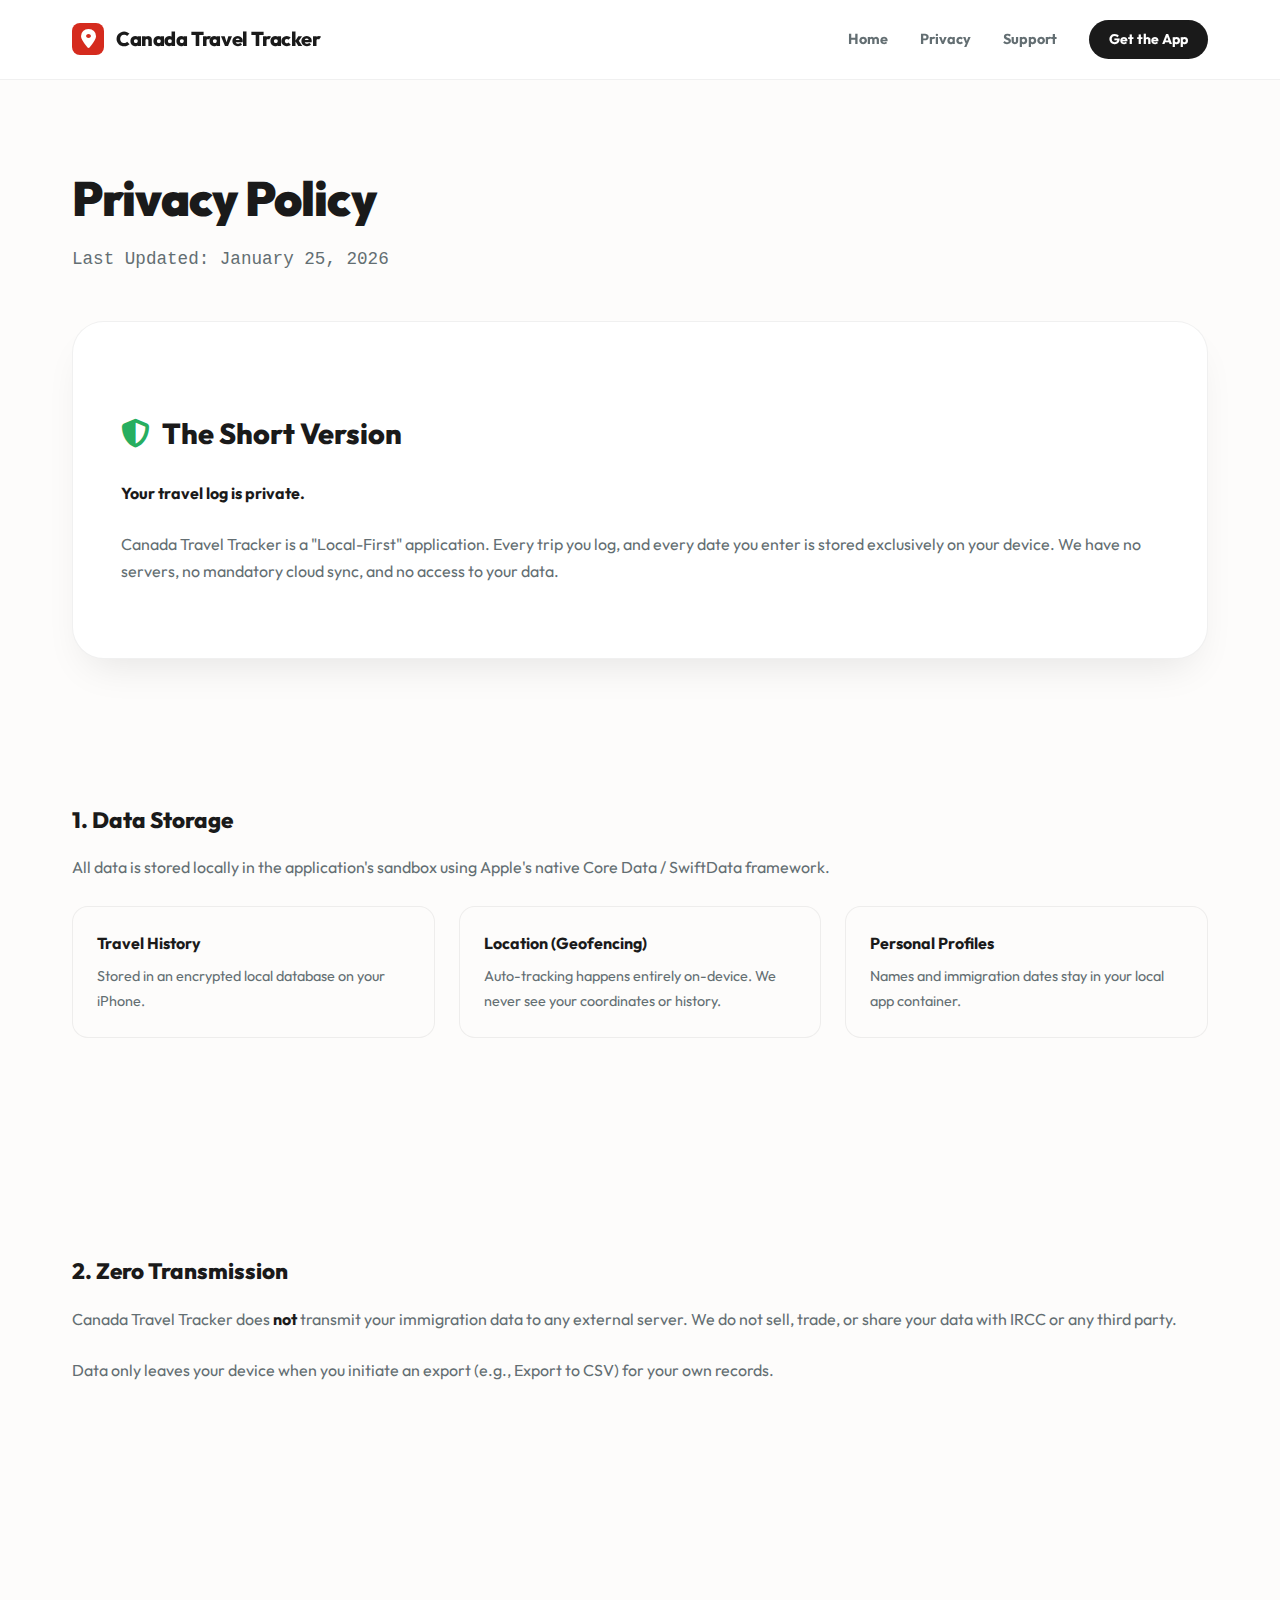
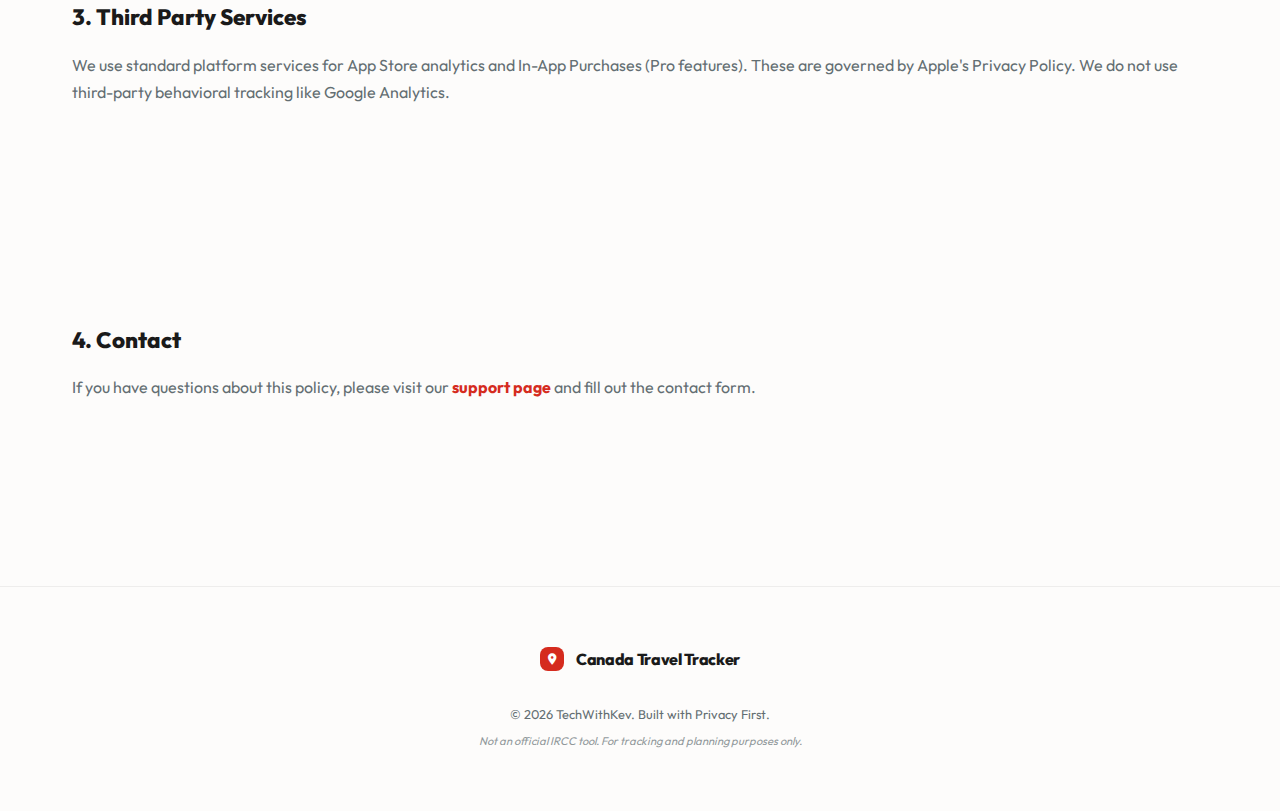
<file: privacy.html>
<!DOCTYPE html>
<html lang="en">

<head>
    <meta charset="UTF-8">
    <meta name="viewport" content="width=device-width, initial-scale=1.0">
    <title>Privacy Policy - Canada Travel Tracker</title>
    <!-- Fonts -->
    <link rel="preconnect" href="https://fonts.googleapis.com">
    <link rel="preconnect" href="https://fonts.gstatic.com" crossorigin>
    <link href="https://fonts.googleapis.com/css2?family=Outfit:wght@400;600;700;800;900&display=swap" rel="stylesheet">

    <!-- Icons -->
    <link rel="stylesheet" href="https://cdnjs.cloudflare.com/ajax/libs/font-awesome/6.4.0/css/all.min.css">

    <!-- Styles -->
    <link rel="stylesheet" href="index.css">
</head>

<body>

    <header>
        <div class="container">
            <a href="index.html" class="logo">
                <div class="logo-icon">
                    <i class="fas fa-map-marker-alt"></i>
                </div>
                Canada Travel Tracker
            </a>
            <div class="nav-links">
                <a href="index.html" class="nav-link">Home</a>
                <a href="privacy.html" class="nav-link">Privacy</a>
                <a href="support.html" class="nav-link">Support</a>
                <a href="index.html#download" id="nav-cta-button"
                    class="bg-charcoal text-white px-4 md:px-5 py-2 rounded-full text-xs md:text-sm font-bold hover:bg-black transition-all">
                    Get the App
                </a>
            </div>
        </div>
    </header>

    <div style="height: 80px;"></div>

    <main>
        <section class="content-section">
            <div class="container">
                <h1 class="content-title">Privacy Policy</h1>
                <p class="content-subtitle">Last Updated: January 25, 2026</p>

                <div class="content-area">
                    <section class="content-card">
                        <h2>
                            <i class="fas fa-shield-alt" style="color: #27AE60;"></i>
                            The Short Version
                        </h2>
                        <p><strong>Your travel log is private.</strong></p>
                        <p>Canada Travel Tracker is a "Local-First" application. Every trip you log, and every date you
                            enter is stored exclusively on your device. We have no servers, no mandatory cloud sync, and
                            no access to your data.</p>
                    </section>

                    <section>
                        <h3>1. Data Storage</h3>
                        <p>All data is stored locally in the application's sandbox using Apple's native Core Data /
                            SwiftData framework.</p>
                        <div class="prose-grid">
                            <div class="prose-item">
                                <strong>Travel History</strong>
                                <p style="font-size: 0.9rem; margin-bottom: 0;">Stored in an encrypted local database on
                                    your iPhone.</p>
                            </div>
                            <div class="prose-item">
                                <strong>Location (Geofencing)</strong>
                                <p style="font-size: 0.9rem; margin-bottom: 0;">Auto-tracking happens entirely
                                    on-device. We never see your coordinates or history.</p>
                            </div>
                            <div class="prose-item">
                                <strong>Personal Profiles</strong>
                                <p style="font-size: 0.9rem; margin-bottom: 0;">Names and immigration dates stay in your
                                    local app container.</p>
                            </div>
                        </div>
                    </section>

                    <section>
                        <h3>2. Zero Transmission</h3>
                        <p>Canada Travel Tracker does <strong>not</strong> transmit your immigration data to any
                            external server. We do not sell, trade, or share your data with IRCC or any third party.</p>
                        <p>Data only leaves your device when you initiate an export (e.g., Export to CSV) for your own
                            records.</p>
                    </section>

                    <section>
                        <h3>3. Third Party Services</h3>
                        <p>We use standard platform services for App Store analytics and In-App Purchases (Pro
                            features). These are governed by Apple's Privacy Policy. We do not use third-party
                            behavioral tracking like Google Analytics.</p>
                    </section>

                    <section>
                        <h3>4. Contact</h3>
                        <p>If you have questions about this policy, please visit our <a href="support.html"
                                style="color: var(--primary); font-weight: 700; text-decoration: none;">support page</a>
                            and fill out the contact form.</p>
                    </section>
                </div>
            </div>
        </section>
    </main>

    <footer>
        <div class="container" style="justify-content: center; gap: 1rem; flex-wrap: wrap;">
            <a href="index.html" class="logo" style="font-size: 1rem;">
                <div class="logo-icon" style="width: 24px; height: 24px;">
                    <i class="fas fa-map-marker-alt" style="font-size: 0.7rem;"></i>
                </div>
                Canada Travel Tracker
            </a>
        </div>
        <div class="container"
            style="margin-top: 2rem; justify-content: center; flex-direction: column; align-items: center; gap: 0.5rem;">
            <p style="font-size: 0.8rem; color: var(--text-muted);">© 2026 TechWithKev. Built with Privacy First.</p>
            <p style="font-size: 0.7rem; color: var(--text-muted); opacity: 0.7; font-style: italic;">Not an official
                IRCC tool. For tracking and planning purposes only.</p>
        </div>
    </footer>

</body>

</html>
</file>
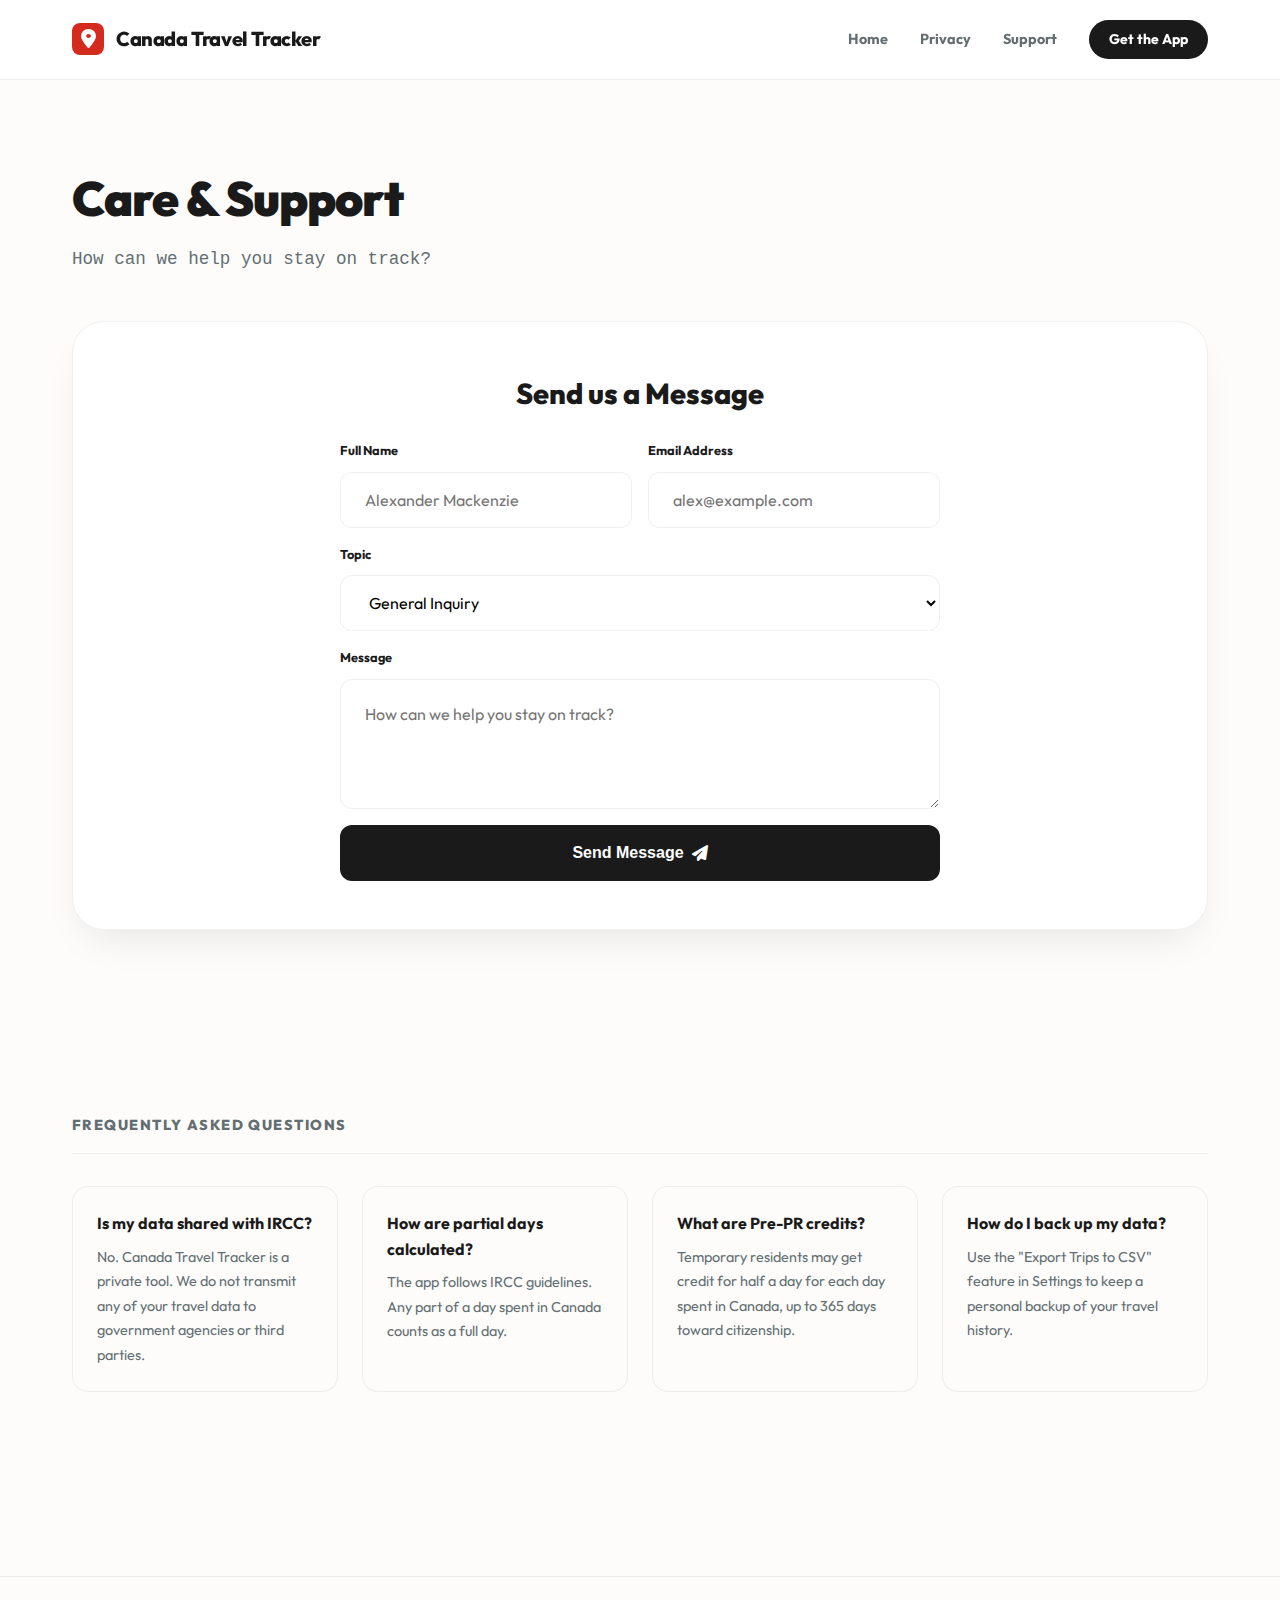
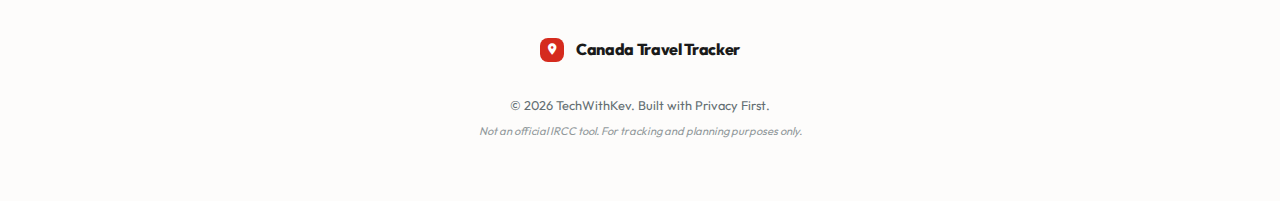
<file: support.html>
<!DOCTYPE html>
<html lang="en">

<head>
    <meta charset="UTF-8">
    <meta name="viewport" content="width=device-width, initial-scale=1.0">
    <title>Support - Canada Travel Tracker</title>
    <meta name="description"
        content="Support and FAQs for Canada Travel Tracker. Get help with tracking your physical presence, citizenship eligibility, and PR obligations.">

    <!-- Fonts -->
    <link rel="preconnect" href="https://fonts.googleapis.com">
    <link rel="preconnect" href="https://fonts.gstatic.com" crossorigin>
    <link href="https://fonts.googleapis.com/css2?family=Outfit:wght@400;600;700;800;900&display=swap" rel="stylesheet">

    <!-- Icons -->
    <link rel="stylesheet" href="https://cdnjs.cloudflare.com/ajax/libs/font-awesome/6.4.0/css/all.min.css">

    <!-- Styles -->
    <link rel="stylesheet" href="index.css">
</head>

<body>

    <header>
        <div class="container">
            <a href="index.html" class="logo">
                <div class="logo-icon">
                    <i class="fas fa-map-marker-alt"></i>
                </div>
                Canada Travel Tracker
            </a>
            <div class="nav-links">
                <a href="index.html" class="nav-link">Home</a>
                <a href="privacy.html" class="nav-link">Privacy</a>
                <a href="support.html" class="nav-link">Support</a>
                <a href="index.html#download" id="nav-cta-button"
                    class="bg-charcoal text-white px-4 md:px-5 py-2 rounded-full text-xs md:text-sm font-bold hover:bg-black transition-all">
                    Get the App
                </a>
            </div>
        </div>
    </header>

    <div style="height: 80px;"></div>

    <main>
        <section class="content-section">
            <div class="container">
                <h1 class="content-title">Care & Support</h1>
                <p class="content-subtitle">How can we help you stay on track?</p>

                <div class="content-area">
                    <section class="content-card">
                        <h2 style="justify-content: center; margin-top: 0;">Send us a Message</h2>
                        <form id="contact-form" action="https://formspree.io/f/mzdrgnzn" method="POST"
                            enctype="multipart/form-data" class="hero-form" style="max-width: 600px; margin: 0 auto;">
                            <div style="display: grid; grid-template-columns: 1fr 1fr; gap: 1rem;">
                                <div class="input-group">
                                    <label
                                        style="font-size: 0.8rem; font-weight: 700; margin-bottom: 0.2rem; display: block;">Full
                                        Name</label>
                                    <input type="text" name="name" required placeholder="Alexander Mackenzie">
                                </div>
                                <div class="input-group">
                                    <label
                                        style="font-size: 0.8rem; font-weight: 700; margin-bottom: 0.2rem; display: block;">Email
                                        Address</label>
                                    <input type="email" name="email" required placeholder="alex@example.com">
                                </div>
                            </div>
                            <div class="input-group">
                                <label
                                    style="font-size: 0.8rem; font-weight: 700; margin-bottom: 0.2rem; display: block;">Topic</label>
                                <select name="subject" id="subject" required
                                    style="width: 100%; height: 56px; padding: 0 1.5rem; border-radius: 12px; border: 1px solid var(--border); font-family: inherit; font-size: 1rem; outline: none; transition: border-color 0.2s; background: white;">
                                    <option value="General Inquiry">General Inquiry</option>
                                    <option value="Bug Report">Bug Report / Technical Issue</option>
                                    <option value="Billing">Billing / Pro Subscription</option>
                                    <option value="Feature Request">Feature Request</option>
                                    <option value="Other">Other</option>
                                </select>
                            </div>

                            <div id="file-upload-container" style="display: none;" class="input-group">
                                <label
                                    style="font-size: 0.8rem; font-weight: 700; margin-bottom: 0.2rem; display: block;">Attachment
                                    (Screenshot/Log)</label>
                                <input type="file" name="upload" id="upload" style="padding: 1rem; line-height: 1;">
                            </div>

                            <div class="input-group">
                                <label
                                    style="font-size: 0.8rem; font-weight: 700; margin-bottom: 0.2rem; display: block;">Message</label>
                                <textarea name="message" rows="4" required
                                    style="width: 100%; padding: 1.5rem; border-radius: 12px; border: 1px solid var(--border); font-family: inherit; font-size: 1rem; outline: none; transition: border-color 0.2s;"
                                    placeholder="How can we help you stay on track?"></textarea>
                            </div>

                            <button type="submit" id="submit-button" class="cta-button" style="width: 100%;">
                                <span>Send Message</span>
                                <i class="fas fa-paper-plane"></i>
                            </button>
                        </form>
                        <div id="form-status"
                            style="display: none; margin-top: 1.5rem; padding: 1rem; border-radius: 12px; text-align: center; font-weight: 700;">
                        </div>
                    </section>

                    <section style="margin-top: 4rem;">
                        <h2
                            style="text-transform: uppercase; font-size: 0.9rem; letter-spacing: 0.1em; color: var(--text-muted); border-bottom: 1px solid var(--border); padding-bottom: 1rem; margin-bottom: 2rem;">
                            Frequently Asked Questions</h2>

                        <div class="prose-grid">
                            <div class="prose-item">
                                <strong>Is my data shared with IRCC?</strong>
                                <p style="font-size: 0.9rem; margin-bottom: 0;">No. Canada Travel Tracker is a private
                                    tool. We do not transmit any of your travel data to government agencies or third
                                    parties.</p>
                            </div>
                            <div class="prose-item">
                                <strong>How are partial days calculated?</strong>
                                <p style="font-size: 0.9rem; margin-bottom: 0;">The app follows IRCC guidelines. Any
                                    part of a day spent in Canada counts as a full day.</p>
                            </div>
                            <div class="prose-item">
                                <strong>What are Pre-PR credits?</strong>
                                <p style="font-size: 0.9rem; margin-bottom: 0;">Temporary residents may get credit for
                                    half a day for each day spent in Canada, up to 365 days toward citizenship.</p>
                            </div>
                            <div class="prose-item">
                                <strong>How do I back up my data?</strong>
                                <p style="font-size: 0.9rem; margin-bottom: 0;">Use the "Export Trips to CSV" feature in
                                    Settings to keep a personal backup of your travel history.</p>
                            </div>
                        </div>
                    </section>
                </div>
            </div>
        </section>
    </main>

    <footer>
        <div class="container" style="justify-content: center; gap: 1rem; flex-wrap: wrap;">
            <a href="index.html" class="logo" style="font-size: 1rem;">
                <div class="logo-icon" style="width: 24px; height: 24px;">
                    <i class="fas fa-map-marker-alt" style="font-size: 0.7rem;"></i>
                </div>
                Canada Travel Tracker
            </a>
        </div>
        <div class="container"
            style="margin-top: 2rem; justify-content: center; flex-direction: column; align-items: center; gap: 0.5rem;">
            <p style="font-size: 0.8rem; color: var(--text-muted);">© 2026 TechWithKev. Built with Privacy First.</p>
            <p style="font-size: 0.7rem; color: var(--text-muted); opacity: 0.7; font-style: italic;">Not an official
                IRCC tool. For tracking and planning purposes only.</p>
        </div>
    </footer>

    <script>
        const form = document.getElementById("contact-form");
        const status = document.getElementById("form-status");
        const button = document.getElementById("submit-button");
        const subjectSelect = document.getElementById("subject");
        const fileUploadContainer = document.getElementById("file-upload-container");

        subjectSelect.addEventListener("change", function () {
            if (this.value === "Bug Report") {
                fileUploadContainer.style.display = "block";
            } else {
                fileUploadContainer.style.display = "none";
                document.getElementById("upload").value = "";
            }
        });

        async function handleSubmit(event) {
            event.preventDefault();
            status.style.display = "none";
            button.disabled = true;
            button.innerHTML = '<span>Sending...</span><i class="fas fa-circle-notch fa-spin"></i>';

            const data = new FormData(event.target);
            fetch(event.target.action, {
                method: form.method,
                body: data,
                headers: { 'Accept': 'application/json' }
            }).then(response => {
                if (response.ok) {
                    status.innerHTML = "Success! Your message has been sent.";
                    status.style.background = "#D5F5E3";
                    status.style.color = "#1D8348";
                    status.style.display = "block";
                    form.reset();
                    fileUploadContainer.style.display = "none";
                    button.style.display = "none";
                } else {
                    status.innerHTML = "Oops! Something went wrong.";
                    status.style.background = "#FADBD8";
                    status.style.color = "#943126";
                    status.style.display = "block";
                    button.disabled = false;
                    button.innerHTML = '<span>Send Message</span><i class="fas fa-paper-plane"></i>';
                }
            }).catch(error => {
                status.innerHTML = "Oops! Something went wrong.";
                status.style.background = "#FADBD8";
                status.style.color = "#943126";
                status.style.display = "block";
                button.disabled = false;
                button.innerHTML = '<span>Send Message</span><i class="fas fa-paper-plane"></i>';
            });
        }
        form.addEventListener("submit", handleSubmit);
    </script>

</body>

</html>
</file>
<file: index.css>
:root {
    --primary: #D52B1E;
    --primary-light: #FF6B6B;
    --primary-dark: #A12217;
    --bg: #FDFCFB;
    --text: #1A1A1A;
    --text-muted: #636E72;
    --white: #FFFFFF;
    --glass: rgba(255, 255, 255, 0.85);
    --border: rgba(0, 0, 0, 0.06);
    --shadow: 0 20px 40px -15px rgba(0, 0, 0, 0.1);
    --font-main: 'Outfit', 'Inter', -apple-system, sans-serif;
}

@keyframes fadeInUp {
    from {
        opacity: 0;
        transform: translateY(20px);
    }

    to {
        opacity: 1;
        transform: translateY(0);
    }
}

.animate {
    animation: fadeInUp 0.8s ease forwards;
}

* {
    margin: 0;
    padding: 0;
    box-sizing: border-box;
}

body {
    font-family: var(--font-main);
    background-color: var(--bg);
    color: var(--text);
    line-height: 1.6;
    overflow-x: hidden;
}

.container {
    max-width: 1200px;
    margin: 0 auto;
    padding: 0 2rem;
}

/* Header */
header {
    position: fixed;
    top: 0;
    width: 100%;
    height: 80px;
    display: flex;
    align-items: center;
    background: var(--glass);
    backdrop-filter: blur(12px);
    -webkit-backdrop-filter: blur(12px);
    border-bottom: 1px solid var(--border);
    z-index: 1000;
}

header .container {
    width: 100%;
    display: flex;
    justify-content: space-between;
    align-items: center;
}

.logo {
    display: flex;
    align-items: center;
    gap: 0.75rem;
    font-size: 1.25rem;
    font-weight: 800;
    letter-spacing: -0.02em;
    color: var(--text);
    text-decoration: none;
}

.logo-icon {
    width: 32px;
    height: 32px;
    background: var(--primary);
    border-radius: 8px;
    display: flex;
    align-items: center;
    justify-content: center;
    color: white;
}

.nav-links {
    display: flex;
    gap: 2rem;
    align-items: center;
}

.nav-link {
    text-decoration: none;
    color: var(--text-muted);
    font-weight: 700;
    font-size: 0.9rem;
    transition: color 0.2s;
}

.nav-link:hover {
    color: var(--text);
}

#nav-cta-button {
    background-color: var(--text);
    color: white;
    padding: 0.5rem 1rem;
    border-radius: 9999px;
    font-size: 0.75rem;
    font-weight: 700;
    text-decoration: none;
    transition: all 0.2s;
    display: inline-flex;
    align-items: center;
}

#nav-cta-button:hover {
    background-color: #000;
}

@media (min-width: 768px) {
    #nav-cta-button {
        padding: 0.5rem 1.25rem;
        font-size: 0.875rem;
    }
}

/* Hero Section */
.hero {
    padding-top: 160px;
    padding-bottom: 80px;
    position: relative;
    overflow: hidden;
}

.hero .container {
    display: grid;
    grid-template-columns: 1fr 1fr;
    gap: 4rem;
    align-items: center;
}

.hero-content {
    max-width: 540px;
}

.hero-headline {
    font-size: 4rem;
    font-weight: 900;
    line-height: 1.1;
    letter-spacing: -0.04em;
    margin-bottom: 1.5rem;
}

.gradient-text {
    background: linear-gradient(135deg, var(--primary-dark) 0%, var(--primary) 100%);
    -webkit-background-clip: text;
    background-clip: text;
    -webkit-text-fill-color: transparent;
}

.hero-subheading {
    font-size: 1.25rem;
    color: var(--text-muted);
    margin-bottom: 2.5rem;
}

.hero-form {
    display: flex;
    flex-direction: column;
    gap: 1rem;
    margin-bottom: 1rem;
}

.input-group {
    display: flex;
    flex-direction: column;
    gap: 0.5rem;
}

.hero-form input {
    height: 56px;
    padding: 0 1.5rem;
    border-radius: 12px;
    border: 1px solid var(--border);
    font-family: inherit;
    font-size: 1rem;
    outline: none;
    transition: border-color 0.2s;
}

.hero-form input:focus {
    border-color: var(--primary);
}

.cta-button {
    height: 56px;
    padding: 0 2rem;
    background: var(--text);
    color: white;
    border: none;
    border-radius: 12px;
    font-size: 1rem;
    font-weight: 700;
    cursor: pointer;
    transition: transform 0.2s, background 0.2s;
    display: inline-flex;
    align-items: center;
    justify-content: center;
    gap: 0.5rem;
    text-decoration: none;
}

.cta-button:hover {
    background: #000;
    transform: translateY(-2px);
}

.reassurance-text {
    font-size: 0.85rem;
    color: var(--text-muted);
    text-align: left;
}

.hero-image {
    position: relative;
}

.hero-image img {
    width: 100%;
    border-radius: 2rem;
    box-shadow: var(--shadow);
}

/* Common Section Header */
.section-header {
    text-align: center;
    margin-bottom: 4rem;
}

.section-title {
    font-size: 2.5rem;
    font-weight: 800;
    letter-spacing: -0.03em;
}

/* Sections */
section {
    padding: 80px 0;
}

.bg-white {
    background-color: var(--white);
}

/* The Problem */
.problem-grid {
    display: grid;
    grid-template-columns: repeat(3, 1fr);
    gap: 2rem;
}

.pain-point {
    padding: 2.5rem;
    background: var(--bg);
    border-radius: 1.5rem;
    border: 1px solid var(--border);
    transition: transform 0.3s;
}

.pain-point:hover {
    transform: translateY(-8px);
    box-shadow: var(--shadow);
}

.pain-point i {
    font-size: 2rem;
    color: var(--primary);
    margin-bottom: 1.5rem;
    display: block;
}

.pain-point h3 {
    margin-bottom: 1rem;
}

/* How We Solve This */
.solve-grid {
    display: grid;
    grid-template-columns: repeat(3, 1fr);
    gap: 2rem;
}

.feature-box {
    padding: 2.5rem;
    background: var(--white);
    border-radius: 1.5rem;
    border: 1px solid var(--border);
    text-align: center;
}

.feature-box i {
    font-size: 2.5rem;
    color: var(--primary);
    margin-bottom: 1.5rem;
}

/* Trusted By */
.trusted-by {
    text-align: center;
    border-top: 1px solid var(--border);
    border-bottom: 1px solid var(--border);
    padding: 40px 0;
}

.trusted-by p {
    font-size: 0.9rem;
    font-weight: 700;
    text-transform: uppercase;
    letter-spacing: 0.1em;
    color: var(--text-muted);
    margin-bottom: 2rem;
}

.logo-cloud {
    display: flex;
    justify-content: center;
    align-items: center;
    gap: 4rem;
    opacity: 0.5;
    filter: grayscale(1);
}

.logo-cloud i {
    font-size: 2rem;
}

/* How It Works */
.how-it-works-grid {
    display: grid;
    grid-template-columns: 1fr auto 1fr auto 1fr;
    align-items: center;
    gap: 1rem;
}

.step-connector {
    font-size: 1.5rem;
    color: var(--border);
}

.step {
    text-align: center;
    padding: 2rem;
}

.step-number {
    width: 48px;
    height: 48px;
    background: var(--primary);
    color: white;
    border-radius: 50%;
    display: flex;
    align-items: center;
    justify-content: center;
    font-weight: 800;
    margin: 0 auto 1.5rem;
}

/* Feature Detail */
.feature-detail .container {
    display: grid;
    grid-template-columns: 1fr 1fr;
    gap: 4rem;
    align-items: center;
}

.detail-image img {
    width: 100%;
    border-radius: 2rem;
    box-shadow: var(--shadow);
}

.benefits-list {
    list-style: none;
}

.benefit-item {
    display: flex;
    align-items: flex-start;
    gap: 1rem;
    margin-bottom: 1.5rem;
    font-size: 1.1rem;
    font-weight: 600;
}

.benefit-item i {
    color: #27AE60;
    font-size: 1.5rem;
}

/* FAQ */
.faq-list {
    max-width: 800px;
    margin: 0 auto;
}

.faq-item {
    margin-bottom: 1rem;
    border: 1px solid var(--border);
    border-radius: 12px;
    overflow: hidden;
}

.faq-question {
    width: 100%;
    padding: 1.5rem;
    display: flex;
    justify-content: space-between;
    align-items: center;
    background: var(--white);
    border: none;
    font-size: 1.1rem;
    font-weight: 700;
    cursor: pointer;
    text-align: left;
}

.faq-answer {
    padding: 0 1.5rem 1.5rem;
    display: none;
    color: var(--text-muted);
}

.faq-item.active .faq-answer {
    display: block;
}

/* Final CTA */
.final-cta {
    background: var(--primary);
    color: white;
    text-align: center;
    border-radius: 3rem;
    margin: 40px 2rem;
    padding: 80px 2rem;
}

.final-cta .cta-button {
    background: white;
    color: var(--text);
}

/* Footer */
footer {
    padding: 60px 0;
    border-top: 1px solid var(--border);
}

footer .container {
    display: flex;
    justify-content: space-between;
    align-items: center;
}

.footer-links {
    display: flex;
    gap: 2rem;
}

.footer-links a {
    text-decoration: none;
    color: var(--text-muted);
    font-weight: 600;
    font-size: 0.9rem;
}

/* Responsive */
@media (max-width: 968px) {

    .hero .container,
    .feature-detail .container {
        grid-template-columns: 1fr;
        text-align: center;
    }

    .hero-content {
        margin: 0 auto;
    }

    .hero-headline {
        font-size: 3rem;
    }

    .problem-grid,
    .solve-grid,
    .how-it-works-grid {
        grid-template-columns: 1fr;
    }

    .logo-cloud {
        flex-wrap: wrap;
        gap: 2rem;
    }
}

/* Content Pages (Privacy/Support) */
.content-section {
    padding: 80px 0;
}

.content-card {
    background: var(--white);
    padding: 3rem;
    border-radius: 2rem;
    border: 1px solid var(--border);
    box-shadow: var(--shadow);
    margin-bottom: 2rem;
}

.content-title {
    font-size: 3rem;
    font-weight: 900;
    margin-bottom: 0.5rem;
    letter-spacing: -0.02em;
}

.content-subtitle {
    font-size: 1.1rem;
    color: var(--text-muted);
    margin-bottom: 3rem;
    font-family: monospace;
}

.content-area h2 {
    font-size: 1.8rem;
    font-weight: 800;
    margin: 2.5rem 0 1.5rem;
    display: flex;
    align-items: center;
    gap: 0.75rem;
}

.content-area h3 {
    font-size: 1.4rem;
    font-weight: 800;
    margin: 2rem 0 1rem;
}

.content-area p {
    margin-bottom: 1.5rem;
    color: var(--text-muted);
    line-height: 1.7;
}

.content-area ul {
    margin-bottom: 2rem;
    padding-left: 1.5rem;
}

.content-area li {
    margin-bottom: 0.75rem;
    color: var(--text-muted);
}

.content-area strong {
    color: var(--text);
}

.prose-grid {
    display: grid;
    grid-template-columns: repeat(auto-fit, minmax(250px, 1fr));
    gap: 1.5rem;
    margin-top: 1.5rem;
    margin-bottom: 1.5rem;
}

.prose-item {
    padding: 1.5rem;
    background: var(--bg);
    border-radius: 1rem;
    border: 1px solid var(--border);
}

.prose-item strong {
    display: block;
    margin-bottom: 0.5rem;
}

@media (max-width: 968px) {
    .content-title {
        font-size: 2.5rem;
    }

    .content-card {
        padding: 2rem;
    }
}
</file>
